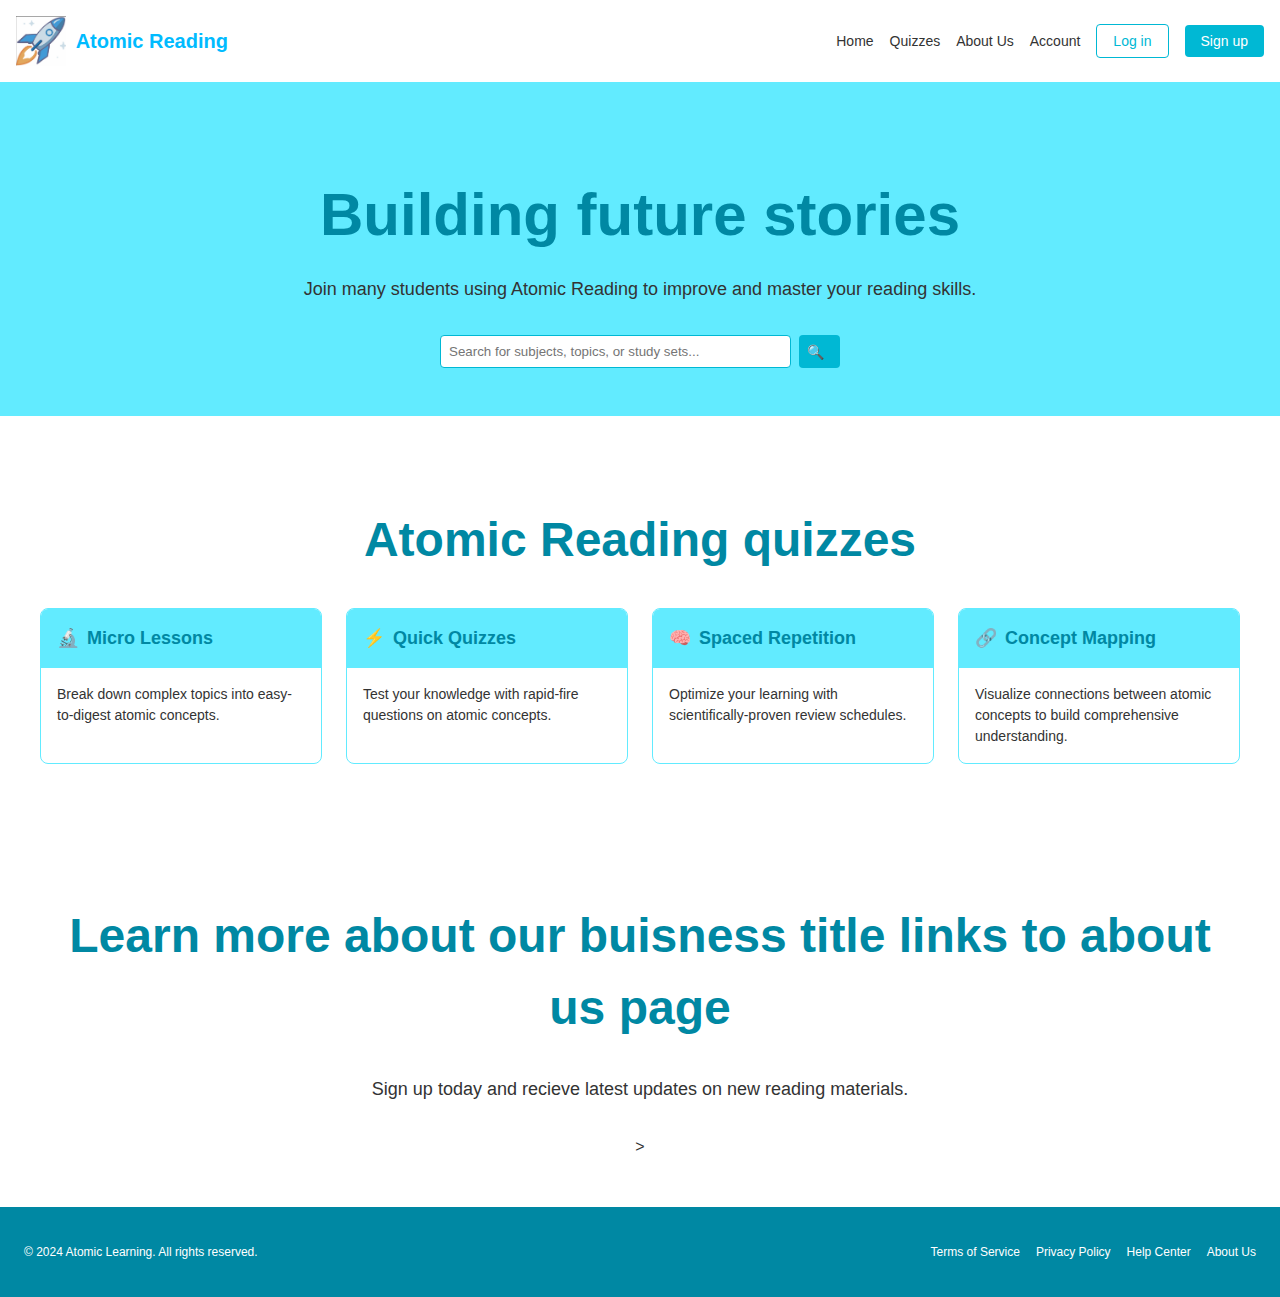
<file: index.html>
<!DOCTYPE html>
<html lang="en">
<head>
    <meta charset="UTF-8">
    <meta name="viewport" content="width=device-width, initial-scale=1.0">
    <title>Atomic Learning - Break Down Knowledge, Build Up Success</title>
    <link rel="stylesheet" href="styles.css">
</head>
<body>
    <div class="flex-col min-h-screen">
        <header class="header">
            <a href="index.html" class="logo">
                <img src="logo.png" alt="Atomic Reading Logo" class="logo-img">
                <span class="logo-text">Atomic Reading</span>
            </a>
            
            <nav class="main-nav">
                <a href="#" class="nav-link">Home</a>
                <a href="quizes.html" class="nav-link">Quizzes</a>
                <a href="about.html" class="nav-link">About Us</a>
                <a href="account.html" class="nav-link">Account</a>
                <button class="btn btn-outline">Log in</button>
                <button class="btn btn-primary">Sign up</button>
            </nav>
        </header>
        <main class="flex-1">
            <section class="hero">
                <div class="container">
                    <div class="text-center">
                        <h1 class="hero-title">Building future stories</h1>
                        <p class="hero-description">
                            Join many students using Atomic Reading to improve and master your reading skills. 
                        </p>
                        <div class="search-container">
                            <form class="search-form">
                                <input type="search" class="search-input" placeholder="Search for subjects, topics, or study sets...">
                                <button type="submit" class="btn btn-primary search-btn">
                                    <span class="icon">🔍</span>
                                    <span class="sr-only">Search</span>
                                </button>
                            </form>
                        </div>
                    </div>
                </div>
            </section>
            <section class="study-tools">
                <div class="container">
                    <h2 class="section-title"> Atomic Reading quizzes</h2>
                    <div class="card-grid">
                        <div class="card">
                            <div class="card-header">
                                <h3 class="card-title"><span class="icon">🔬</span> Micro Lessons</h3>
                            </div>
                            <div class="card-content">
                                <p>Break down complex topics into easy-to-digest atomic concepts.</p>
                            </div>
                        </div>
                        <div class="card">
                            <div class="card-header">
                                <h3 class="card-title"><span class="icon">⚡</span> Quick Quizzes</h3>
                            </div>
                            <div class="card-content">
                                <p>Test your knowledge with rapid-fire questions on atomic concepts.</p>
                            </div>
                        </div>
                        <div class="card">
                            <div class="card-header">
                                <h3 class="card-title"><span class="icon">🧠</span> Spaced Repetition</h3>
                            </div>
                            <div class="card-content">
                                <p>Optimize your learning with scientifically-proven review schedules.</p>
                            </div>
                        </div>
                        <div class="card">
                            <div class="card-header">
                                <h3 class="card-title"><span class="icon">🔗</span> Concept Mapping</h3>
                            </div>
                            <div class="card-content">
                                <p>Visualize connections between atomic concepts to build comprehensive understanding.</p>
                            </div>
                        </div>
                    </div>
                </div>
            </section>
            <section class="create-materials">
                <div class="container">
                    <div class="text-center">
                        <h2 class="section-title">Learn more about our buisness title links to about us page</h2>
                        <p class="section-description">
                            Sign up today and recieve latest updates on new reading materials.
                        </p>
                        >
                    </div>
                </div>
            </section>
        </main>
        <footer class="footer">
            <p class="copyright">© 2024 Atomic Learning. All rights reserved.</p>
            <nav class="footer-nav">
                <a href="#" class="footer-link">Terms of Service</a>
                <a href="#" class="footer-link">Privacy Policy</a>
                <a href="#" class="footer-link">Help Center</a>
                <a href="#" class="footer-link">About Us</a>
            </nav>
        </footer>
    </div>
</body>
</html>
</file>
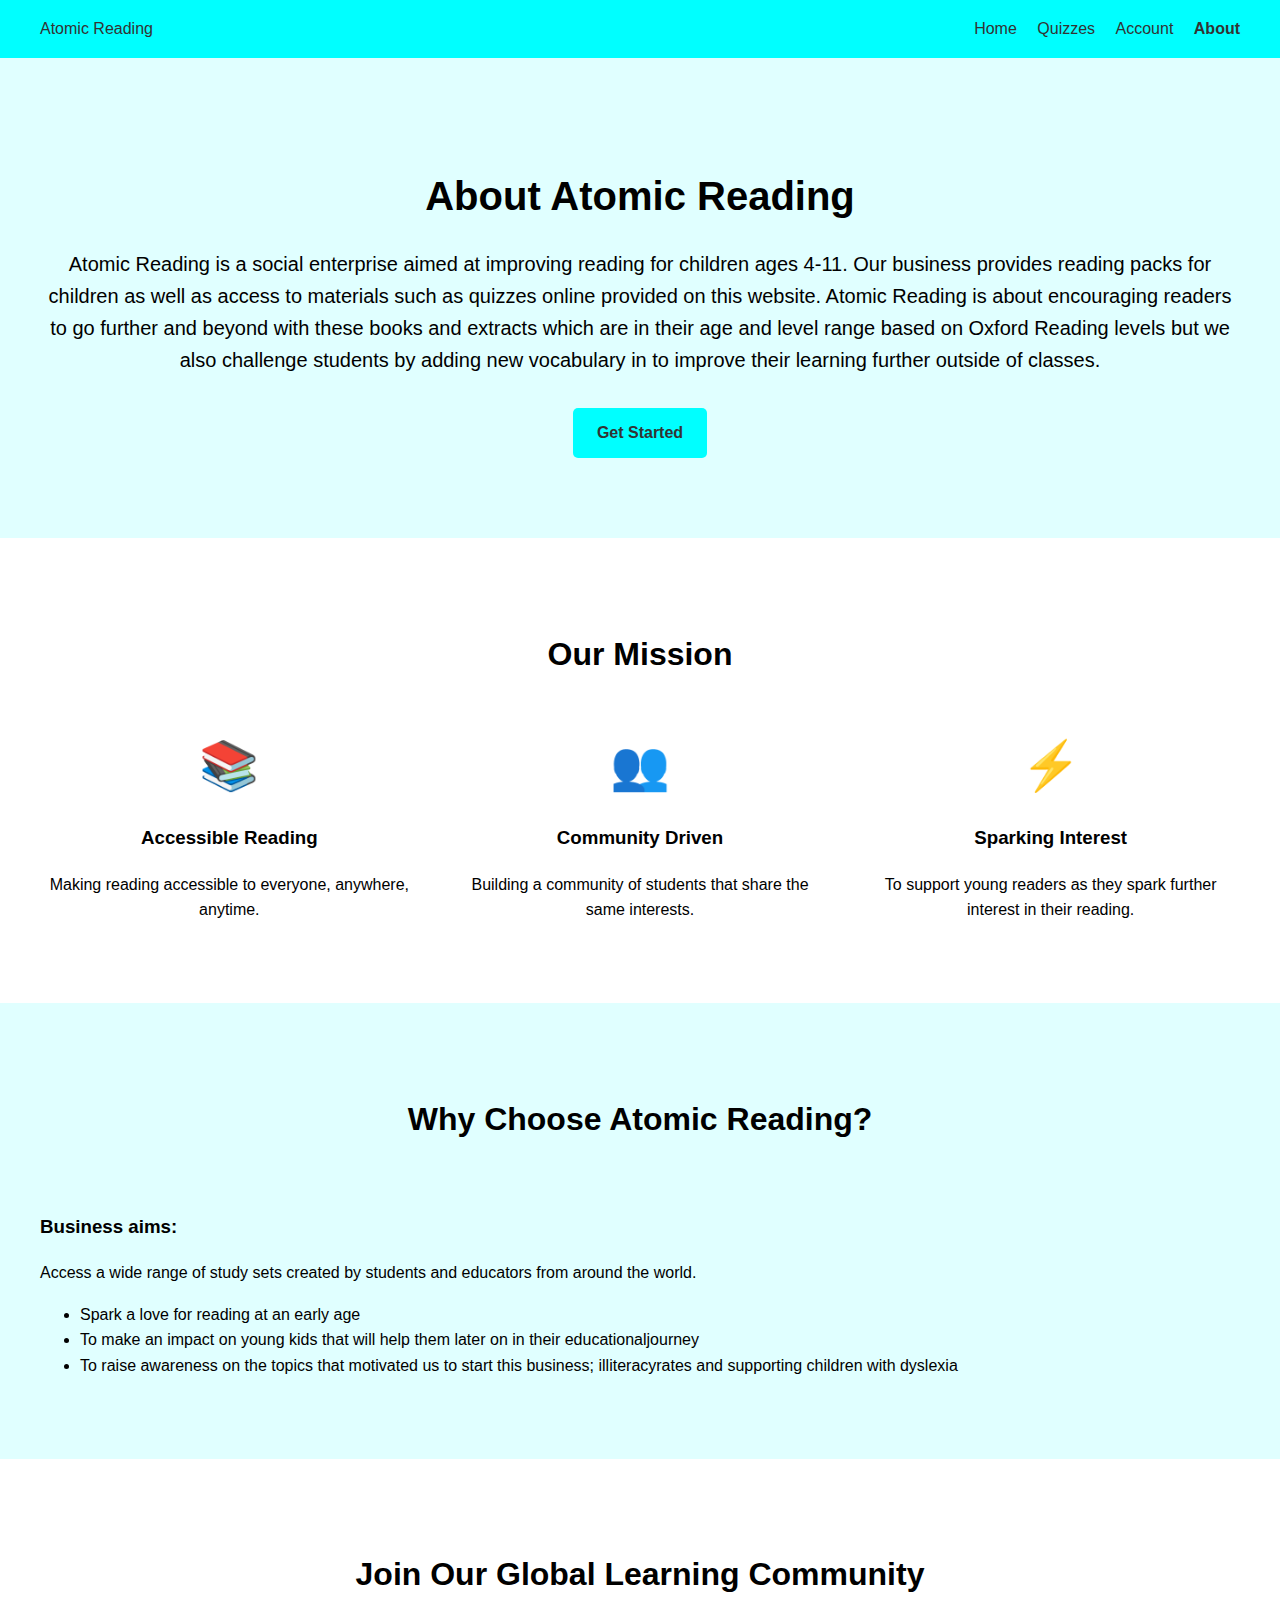
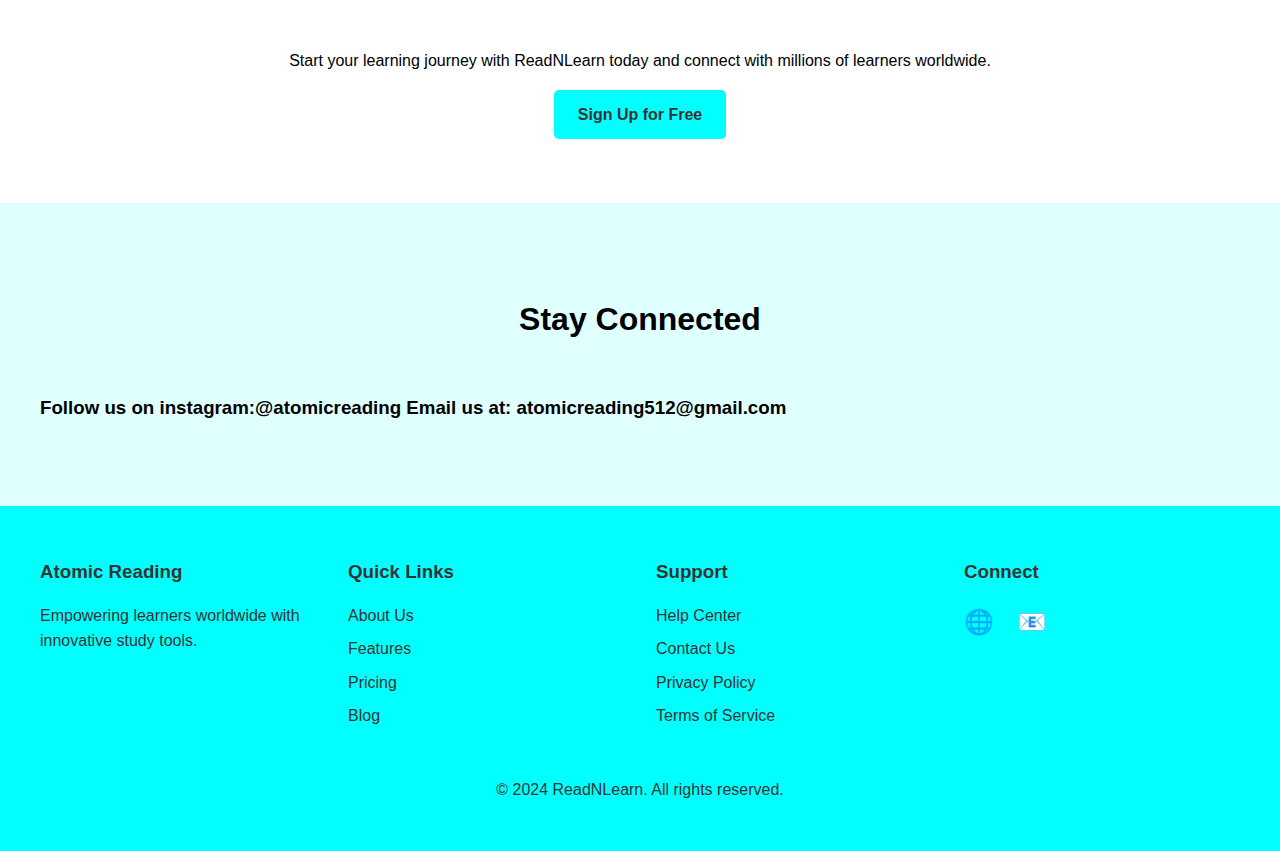
<file: about.html>
<!DOCTYPE html>
<html lang="en">
<head>
    <meta charset="UTF-8">
    <meta name="viewport" content="width=device-width, initial-scale=1.0">
    <title>About Us - Atomic Learning</title>
    <style>
        body {
            font-family: Arial, sans-serif;
            margin: 0;
            padding: 0;
            line-height: 1.6;
        }
        .container {
            max-width: 1200px;
            margin: 0 auto;
            padding: 0 20px;
        }
        header {
            background-color: #00FFFF;
            color: #333;
            padding: 1rem 0;
        }
        header .container {
            display: flex;
            justify-content: space-between;
            align-items: center;
        }
        header a {
            color: #333;
            text-decoration: none;
        }
        nav a {
            margin-left: 1rem;
        }
        nav a:hover {
            text-decoration: underline;
        }
        .hero {
            background-color: #E0FFFF;
            padding: 5rem 0;
            text-align: center;
        }
        .hero h1 {
            font-size: 2.5rem;
            margin-bottom: 1rem;
        }
        .hero p {
            font-size: 1.25rem;
            margin-bottom: 2rem;
        }
        .btn {
            display: inline-block;
            background-color: #00FFFF;
            color: #333;
            padding: 0.75rem 1.5rem;
            text-decoration: none;
            border-radius: 5px;
            font-weight: bold;
        }
        .features {
            padding: 4rem 0;
        }
        .features h2, .why-choose h2, .join h2, .newsletter h2 {
            text-align: center;
            font-size: 2rem;
            margin-bottom: 3rem;
        }
        .feature-grid {
            display: grid;
            grid-template-columns: repeat(auto-fit, minmax(250px, 1fr));
            gap: 2rem;
        }
        .feature {
            text-align: center;
        }
        .feature-icon {
            font-size: 3rem;
            color: #00FFFF;
            margin-bottom: 1rem;
        }
        .why-choose {
            background-color: #E0FFFF;
            padding: 4rem 0;
        }
        .why-choose-grid {
            display: grid;
            grid-template-columns: repeat(auto-fit, minmax(300px, 1fr));
            gap: 2rem;
        }
        .join {
            padding: 4rem 0;
            text-align: center;
        }
        .newsletter {
            background-color: #E0FFFF;
            padding: 4rem 0;
        }
        .newsletter form {
            display: flex;
            max-width: 500px;
            margin: 0 auto;
        }
        .newsletter input[type="email"] {
            flex-grow: 1;
            padding: 0.5rem;
            font-size: 1rem;
        }
        footer {
            background-color: #00FFFF;
            color: #333;
            padding: 2rem 0;
        }
        .footer-grid {
            display: grid;
            grid-template-columns: repeat(auto-fit, minmax(200px, 1fr));
            gap: 2rem;
        }
        .footer-section h3 {
            margin-bottom: 1rem;
        }
        .footer-section ul {
            list-style-type: none;
            padding: 0;
        }
        .footer-section li {
            margin-bottom: 0.5rem;
        }
        .footer-section a {
            color: #333;
            text-decoration: none;
        }
        .footer-section a:hover {
            text-decoration: underline;
        }
        .social-icons {
            font-size: 1.5rem;
        }
        .social-icons a {
            margin-right: 1rem;
        }
        .copyright {
            text-align: center;
            margin-top: 2rem;
        }
    </style>
</head>
<body>
    <header>
        <div class="container">
            <a href="/" class="logo">Atomic Reading</a>
            <nav>
                <a href="index.html">Home</a>
                <a href="quizes.html">Quizzes</a>
                <a href="account.html">Account</a>
                <a href="about.html"><strong>About</strong></a>
            </nav>
        </div>
    </header>

    <main>
        <section class="hero">
            <div class="container">
                <h1>About Atomic Reading</h1>
                <p> Atomic Reading is a social enterprise aimed at improving reading for children ages 4-11. Our
                    business provides reading packs for children as well as access to materials such as quizzes
                    online provided on this website. Atomic Reading is about encouraging readers to go further
                    and beyond with these books and extracts which are in their age and level range based on
                    Oxford Reading levels but we also challenge students by adding new vocabulary in to improve
                    their learning further outside of classes.</p>
                <a href="#" class="btn">Get Started</a>
            </div>
        </section>

        <section class="features">
            <div class="container">
                <h2>Our Mission</h2>
                <div class="feature-grid">
                    <div class="feature">
                        <div class="feature-icon">📚</div>
                        <h3>Accessible Reading</h3>
                        <p>Making reading accessible to everyone, anywhere, anytime.</p>
                    </div>
                    <div class="feature">
                        <div class="feature-icon">👥</div>
                        <h3>Community Driven</h3>
                        <p>Building a community of students that share the same
                            interests.</p>
                    </div>
                    <div class="feature">
                        <div class="feature-icon">⚡</div>
                        <h3>Sparking Interest</h3>
                        <p>To support young readers as they spark further interest in their reading. </p>
                    </div>
                </div>
            </div>
        </section>

        <section class="why-choose">
            <div class="container">
                <h2>Why Choose Atomic Reading?</h2>
                <div class="why-choose-grid">
                    <div>
                        <h3> Business aims:</h3>
                        <p>Access a wide range of study sets created by students and educators from around the world.</p>
                        <ul>
                            <li>Spark a love for reading at an early age</li>
                            <li>To make an impact on young kids that will help them later on in their educationaljourney</li>
                            <li>To raise awareness on the topics that motivated us to start this business; illiteracyrates and supporting children with dyslexia</li>
                        </ul>
                    </div>
                </div>
            </div>
        </section>

        <section class="join">
            <div class="container">
                <h2>Join Our Global Learning Community</h2>
                <p>Start your learning journey with ReadNLearn today and connect with millions of learners worldwide.</p>
                <a href="#" class="btn">Sign Up for Free</a>
            </div>
        </section>

        <section class="newsletter">
            <div class="container">
                <h2>Stay Connected</h2>
                <h3>Follow us on instagram:@atomicreading Email us at: atomicreading512@gmail.com</h3>
            </div>
        </section>
    </main>

    <footer>
        <div class="container">
            <div class="footer-grid">
                <div class="footer-section">
                    <h3>Atomic Reading</h3>
                    <p>Empowering learners worldwide with innovative study tools.</p>
                </div>
                <div class="footer-section">
                    <h3>Quick Links</h3>
                    <ul>
                        <li><a href="/about">About Us</a></li>
                        <li><a href="/features">Features</a></li>
                        <li><a href="/pricing">Pricing</a></li>
                        <li><a href="/blog">Blog</a></li>
                    </ul>
                </div>
                <div class="footer-section">
                    <h3>Support</h3>
                    <ul>
                        <li><a href="/help">Help Center</a></li>
                        <li><a href="/contact">Contact Us</a></li>
                        <li><a href="/privacy">Privacy Policy</a></li>
                        <li><a href="/terms">Terms of Service</a></li>
                    </ul>
                </div>
                <div class="footer-section">
                    <h3>Connect</h3>
                    <div class="social-icons">
                        <a href="#" aria-label="Website">🌐</a>
                        <a href="#" aria-label="Email">📧</a>
                    </div>
                </div>
            </div>
            <div class="copyright">
                <p>&copy; 2024 ReadNLearn. All rights reserved.</p>
            </div>
        </div>
    </footer>
</body>
</html>
</file>
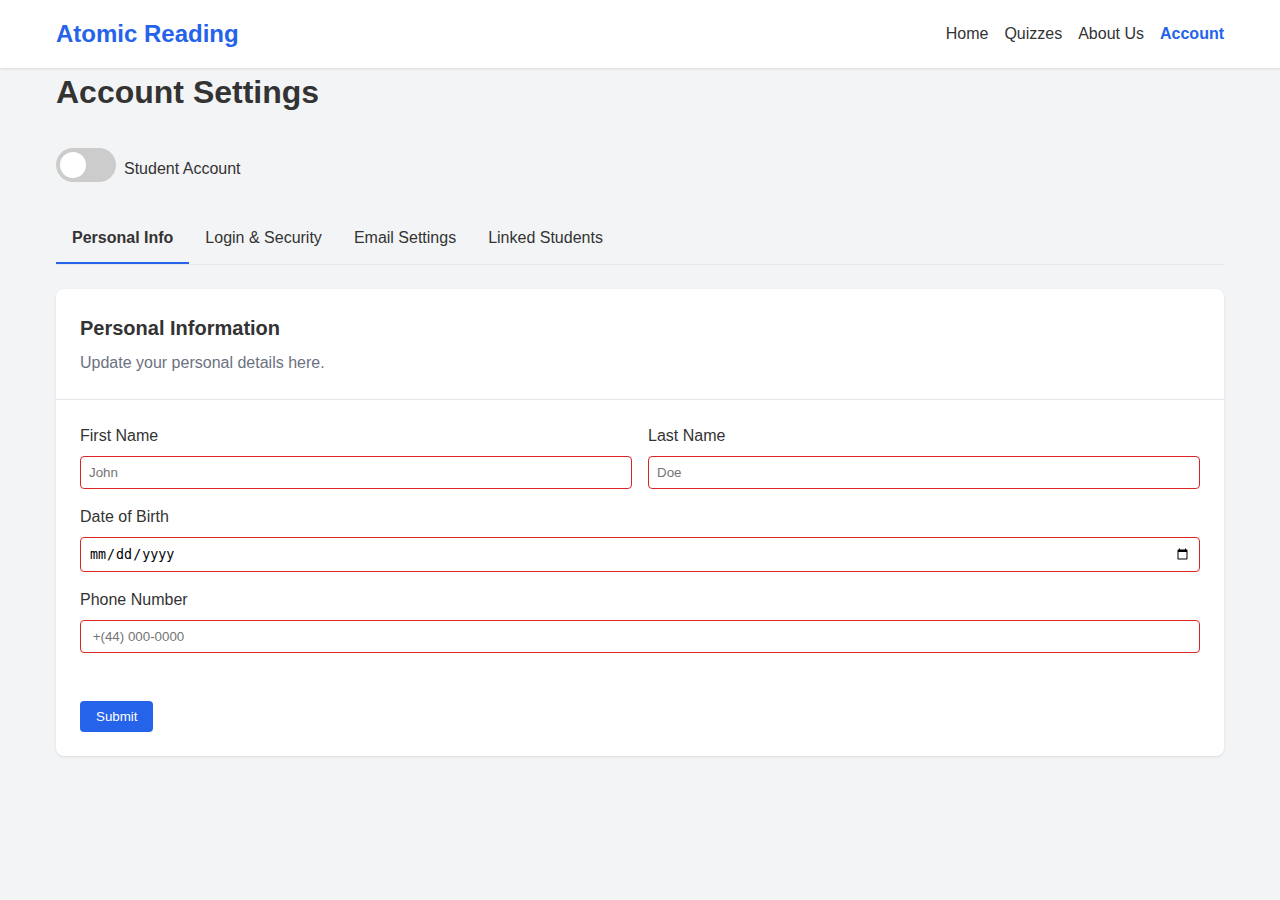
<file: account.html>
<!DOCTYPE html>
<html lang="en">
<head>
    <meta charset="UTF-8">
    <meta name="viewport" content="width=device-width, initial-scale=1.0">
    <title>Account Settings - AtomicReading</title>
    <style>
        /* Reset and base styles */
        * {
            margin: 0;
            padding: 0;
            box-sizing: border-box;
        }
        body {
            font-family: -apple-system, BlinkMacSystemFont, "Segoe UI", Roboto, "Helvetica Neue", Arial, sans-serif;
            line-height: 1.5;
            color: #333;
            background-color: #f3f4f6;
        }
        a {
            color: inherit;
            text-decoration: none;
        }

        /* Layout */
        .container {
            max-width: 1200px;
            margin: 0 auto;
            padding: 0 1rem;
        }
        .header {
            background-color: #fff;
            box-shadow: 0 1px 3px 0 rgba(0, 0, 0, 0.1);
            padding: 1rem 0;
        }
        .header-content {
            display: flex;
            justify-content: space-between;
            align-items: center;
        }
        .logo {
            font-size: 1.5rem;
            font-weight: bold;
            color: #2563eb;
        }
        .nav ul {
            display: flex;
            list-style: none;
            gap: 1rem;
        }
        .nav a:hover {
            color: #2563eb;
        }
        main {
            padding: 2rem 0;
        }

        /* Components */
        .card {
            background-color: #fff;
            border-radius: 0.5rem;
            box-shadow: 0 1px 3px 0 rgba(0, 0, 0, 0.1);
            margin-bottom: 1.5rem;
        }
        .card-header {
            padding: 1.5rem;
            border-bottom: 1px solid #e5e7eb;
        }
        .card-title {
            font-size: 1.25rem;
            font-weight: bold;
            margin-bottom: 0.5rem;
        }
        .card-description {
            color: #6b7280;
        }
        .card-content {
            padding: 1.5rem;
        }
        .form-group {
            margin-bottom: 1rem;
            position: relative;
        }
        label {
            display: block;
            margin-bottom: 0.5rem;
            font-weight: 500;
        }
        input[type="text"],
        input[type="email"],
        input[type="password"],
        input[type="date"],
        input[type="tel"] {
            width: 100%;
            padding: 0.5rem;
            border: 1px solid #d1d5db;
            border-radius: 0.25rem;
        }
        input:invalid {
            border-color: #dc2626;
        }
        .error-message {
            color: #dc2626;
            font-size: 0.875rem;
            margin-top: 0.25rem;
            display: none;
        }
        .form-message {
            margin-bottom: 1rem;
            padding: 0.5rem;
            border-radius: 0.25rem;
        }
        .form-message.success {
            background-color: #d1fae5;
            color: #065f46;
        }
        .form-message.error {
            background-color: #fee2e2;
            color: #991b1b;
        }
        .btn {
            display: inline-block;
            padding: 0.5rem 1rem;
            background-color: #2563eb;
            color: #fff;
            border: none;
            border-radius: 0.25rem;
            cursor: pointer;
        }
        .btn:hover {
            background-color: #1d4ed8;
        }
        .btn:disabled {
            background-color: #93c5fd;
            cursor: not-allowed;
        }
        .tabs {
            display: flex;
            border-bottom: 1px solid #e5e7eb;
            margin-bottom: 1.5rem;
        }
        .tab {
            padding: 0.75rem 1rem;
            cursor: pointer;
        }
        .tab.active {
            border-bottom: 2px solid #2563eb;
            font-weight: bold;
        }
        .tab-content {
            display: none;
        }
        .tab-content.active {
            display: block;
        }
        .switch {
            position: relative;
            display: inline-block;
            width: 60px;
            height: 34px;
        }
        .switch input {
            opacity: 0;
            width: 0;
            height: 0;
        }
        .slider {
            position: absolute;
            cursor: pointer;
            top: 0;
            left: 0;
            right: 0;
            bottom: 0;
            background-color: #ccc;
            transition: .4s;
            border-radius: 34px;
        }
        .slider:before {
            position: absolute;
            content: "";
            height: 26px;
            width: 26px;
            left: 4px;
            bottom: 4px;
            background-color: white;
            transition: .4s;
            border-radius: 50%;
        }
        input:checked + .slider {
            background-color: #2563eb;
        }
        input:checked + .slider:before {
            transform: translateX(26px);
        }
        .grid {
            display: grid;
            grid-template-columns: repeat(2, 1fr);
            gap: 1rem;
        }
    </style>
</head>
<body>
    <header class="header">
        <div class="container header-content">
            <a href="/" class="logo">Atomic Reading</a>
            <nav class="nav">
                <ul>
                    <li><a href="index.html">Home</a></li>
                    <li><a href="quizes.html">Quizzes</a></li>
                    <li><a href="about.html">About Us</a></li>
                    <li><a href="account.html" style="color: #2563eb; font-weight: 600;">Account</a></li>
                </ul>
            </nav>
        </div>
    </header>

    <main class="container">
        <h1 style="font-size: 2rem; font-weight: bold; margin-bottom: 2rem;">Account Settings</h1>

        <div style="margin-bottom: 1.5rem; display: flex; align-items: center;">
            <label class="switch">
                <input type="checkbox" id="account-type">
                <span class="slider"></span>
            </label>
            <span id="account-type-label" style="margin-left: 0.5rem;">Student Account</span>
        </div>

        <div class="tabs">
            <div class="tab active" data-tab="personal">Personal Info</div>
            <div class="tab" data-tab="login">Login &amp; Security</div>
            <div class="tab" data-tab="email">Email Settings</div>
            <div class="tab" data-tab="linked">Linked Students</div>
        </div>

        <div id="personal" class="tab-content active">
            <div class="card">
                <div class="card-header">
                    <h2 class="card-title">Personal Information</h2>
                    <p class="card-description">Update your personal details here.</p>
                </div>
                <div class="card-content">
                    <form id="personal-info-form" name="submit-to-google-sheet" novalidate>
                        <div class="grid">
                            <div class="form-group">
                                <label for="first-name">First Name</label>
                                <input type="text" id="first-name" name="First Name" placeholder="John" required minlength="2" maxlength="50">
                                <div class="error-message"></div>
                            </div>
                            <div class="form-group">
                                <label for="last-name">Last Name</label>
                                <input type="text" id="last-name" name="Last Name" placeholder="Doe" required minlength="2" maxlength="50">
                                <div class="error-message"></div>
                            </div>
                        </div>
                        <div class="form-group">
                            <label for="date-of-birth">Date of Birth</label>
                            <input type="date" id="date-of-birth" name="Date of Birth" required>
                            <div class="error-message"></div>
                        </div>
                        <div class="form-group">
                            <label for="phone">Phone Number</label>
                            <input type="tel" id="phone" name="Phone" placeholder=" +(44) 000-0000" 
                                   pattern="^\+?[1-9]\d{1,14}$" required>
                            <div class="error-message"></div>
                        </div>
                        <div id="form-submission-message" class="form-message"></div>
                        <button type="submit" class="btn">Submit</button>
                    </form>
                </div>
            </div>
        </div>
    </main>

    <script>
        // Tab functionality
        document.querySelectorAll('.tab').forEach(tab => {
            tab.addEventListener('click', () => {
                document.querySelectorAll('.tab').forEach(t => t.classList.remove('active'));
                document.querySelectorAll('.tab-content').forEach(c => c.classList.remove('active'));
                tab.classList.add('active');
                document.getElementById(tab.dataset.tab).classList.add('active');
            });
        });

        // Toggle account type
        const accountTypeSwitch = document.getElementById('account-type');
        const accountTypeLabel = document.getElementById('account-type-label');
        accountTypeSwitch.addEventListener('change', () => {
            accountTypeLabel.textContent = accountTypeSwitch.checked ? 'Parent Account' : 'Student Account';
            document.querySelector('.tab[data-tab="linked"]').textContent = accountTypeSwitch.checked ? 'Linked Students' : 'Linked Parents';
        });

        // Form validation and submission
        const form = document.getElementById('personal-info-form');
        const formMessage = document.getElementById('form-submission-message');
        const inputs = form.querySelectorAll('input[required]');

        // Show error messages
        function showError(input, message) {
            const errorElement = input.nextElementSibling;
            errorElement.textContent = message;
            errorElement.style.display = 'block';
            input.classList.add('invalid');
        }

        // Clear error messages
        function clearError(input) {
            const errorElement = input.nextElementSibling;
            errorElement.textContent = '';
            errorElement.style.display = 'none';
            input.classList.remove('invalid');
        }

        // Validate individual input
        function validateInput(input) {
            if (input.validity.valueMissing) {
                showError(input, 'This field is required');
                return false;
            }
            
            if (input.validity.tooShort) {
                showError(input, `Minimum length is ${input.minLength} characters`);
                return false;
            }
            
            if (input.validity.patternMismatch) {
                showError(input, 'Please enter a valid phone number');
                return false;
            }
            
            clearError(input);
            return true;
        }

        // Add event listeners for live validation
        inputs.forEach(input => {
            input.addEventListener('input', () => validateInput(input));
            input.addEventListener('blur', () => validateInput(input));
        });

        // Form submission
        form.addEventListener('submit', e => {
            e.preventDefault();
            
            // Validate all inputs
            let isValid = true;
            inputs.forEach(input => {
                if (!validateInput(input)) {
                    isValid = false;
                }
            });
            
            // If form is valid, submit to Google Sheets
            if (isValid) {
                const submitButton = form.querySelector('button[type="submit"]');
                submitButton.disabled = true;
                submitButton.textContent = 'Submitting...';
                
                const scriptURL = 'https://script.google.com/macros/s/AKfycbx9AzinfWtzTwS6s5JUB3GPX86xlj1u_b3QCsczTqZ18dTw-72KeKoFuTVjxFlEJ2EL/exec';
                
                fetch(scriptURL, { 
                    method: 'POST', 
                    body: new FormData(form)
                })
                .then(response => {
                    formMessage.textContent = 'Form submitted successfully!';
                    formMessage.className = 'form-message success';
                    form.reset();
                })
                .catch(error => {
                    formMessage.textContent = 'Error submitting form. Please try again.';
                    formMessage.className = 'form-message error';
                })
                .finally(() => {
                    submitButton.disabled = false;
                    submitButton.textContent = 'Submit';
                });
            }
        });
    </script>
</body>
</html>
</file>
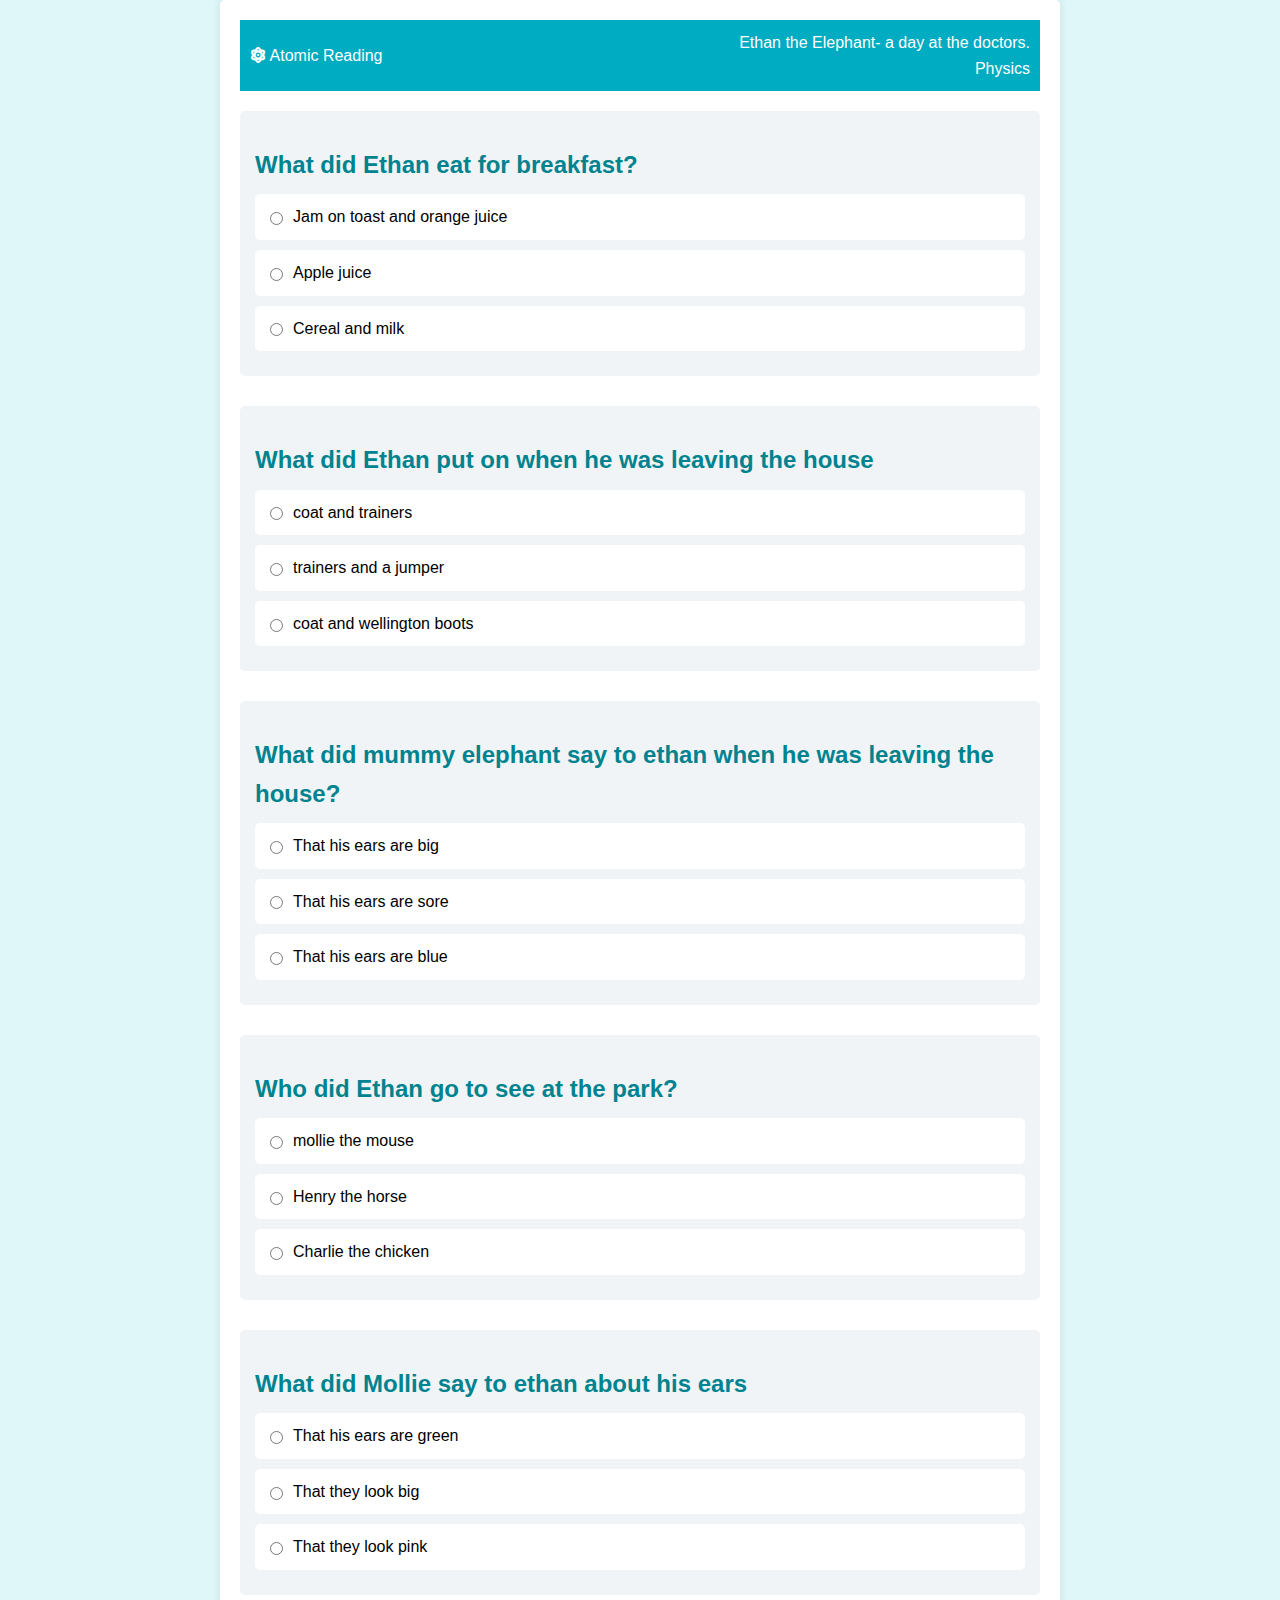
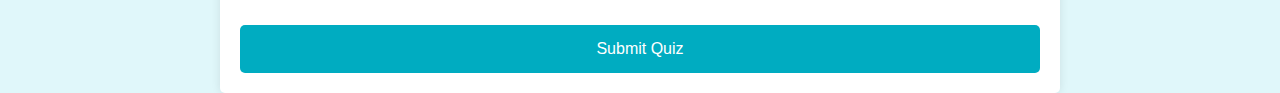
<file: quiz1.html>
<!DOCTYPE html>
<html lang="en">
<head>
    <meta charset="UTF-8">
    <meta name="viewport" content="width=device-width, initial-scale=1.0">
    <title>Ethan the Elephant- a day at the doctors</title>
    <link rel="stylesheet" href="https://cdnjs.cloudflare.com/ajax/libs/font-awesome/6.4.0/css/all.min.css">
    <style>
        body {
            font-family: Arial, sans-serif;
            line-height: 1.6;
            margin: 0;
            padding: 0;
            background-color: #e0f7fa;
        }

        .container {
            width: 90%;
            max-width: 800px;
            margin: 0 auto;
            padding: 20px;
            background-color: #fff;
            border-radius: 5px;
            box-shadow: 0 0 10px rgba(0, 0, 0, 0.1);
        }

        header {
            display: flex;
            justify-content: space-between;
            align-items: center;
            margin-bottom: 20px;
            padding: 10px;
            background-color: #00acc1;
            color: white;
        }

        .quiz-details {
            text-align: right;
        }

        h1 {
            text-align: center;
            color: #006064;
            margin-bottom: 20px;
        }

        .question {
            margin-bottom: 30px;
            background-color: #f0f4f6;
            padding: 15px;
            border-radius: 5px;
        }

        h2 {
            color: #00838f;
            margin-bottom: 10px;
        }

        .options {
            display: flex;
            flex-direction: column;
        }

        label {
            display: flex;
            align-items: center;
            margin-bottom: 10px;
            cursor: pointer;
            padding: 10px;
            background-color: #fff;
            border-radius: 5px;
            transition: background-color 0.3s ease;
        }

        label:hover {
            background-color: #e0f7fa;
        }

        input[type="radio"] {
            margin-right: 10px;
        }

        button {
            display: block;
            width: 100%;
            padding: 15px;
            background-color: #00acc1;
            color: #fff;
            border: none;
            border-radius: 5px;
            font-size: 16px;
            cursor: pointer;
            transition: background-color 0.3s ease;
            margin-top: 20px;
        }

        button:hover {
            background-color: #0288d1;
        }

        .feedback {
            margin-top: 20px;
            padding: 15px;
            border-radius: 5px;
        }

        .correct {
            background-color: #e8f5e9;
            color: #2e7d32;
        }

        .incorrect {
            background-color: #ffebee;
            color: #c62828;
        }
    </style>
</head>
<body>
    <div class="container">
        <header>
            <div class="logo">
                <i class="fas fa-atom"></i> Atomic Reading
            </div>
            <div class="quiz-details">
                <span id="quiz-name"></span>
                <br>
                <span id="quiz-category"></span>
            </div>
        </header>

        <form id="quiz-form">
            <div class="question">
                <h2> What did Ethan eat for breakfast?</h2>
                <div class="options">
                    <label>
                        <input type="radio" name="q1" value="a">
                        Jam on toast and orange juice
                    </label>
                    <label>
                        <input type="radio" name="q1" value="b">
                        Apple juice
                    </label>
                    <label>
                        <input type="radio" name="q1" value="c">
                        Cereal and milk
                    </label>
                </div>
            </div>
            
            <div class="question">
                <h2>What did Ethan put on when he was leaving the house</h2>
                <div class="options">
                    <label>
                        <input type="radio" name="q2" value="a">
                        coat and trainers
                    </label>
                    <label>
                        <input type="radio" name="q2" value="b">
                        trainers and a jumper
                    </label>
                    <label>
                        <input type="radio" name="q2" value="c">
                        coat and wellington boots
                    </label>
                </div>
            </div>
            
            <div class="question">
                <h2>What did mummy elephant say to ethan when he was leaving the house?</h2>
                <div class="options">
                    <label>
                        <input type="radio" name="q3" value="a">
                        That his ears are big
                    </label>
                    <label>
                        <input type="radio" name="q3" value="b">
                        That his ears are sore
                    </label>
                    <label>
                        <input type="radio" name="q3" value="c">
                        That his ears are blue
                    </label>
                </div>
            </div>
            
            <div class="question">
                <h2>Who did Ethan go to see at the park?</h2>
                <div class="options">
                    <label>
                        <input type="radio" name="q4" value="a">
                        mollie the mouse
                    </label>
                    <label>
                        <input type="radio" name="q4" value="b">
                        Henry the horse
                    </label>
                    <label>
                        <input type="radio" name="q4" value="c">
                        Charlie the chicken
                    </label>
                </div>
            </div>
            
            <div class="question">
                <h2>What did Mollie say to ethan about his ears</h2>
                <div class="options">
                    <label>
                        <input type="radio" name="q5" value="a">
                        That his ears are green
                    </label>
                    <label>
                        <input type="radio" name="q5" value="b">
                        That they look big
                    </label>
                    <label>
                        <input type="radio" name="q5" value="c">
                        That they look pink
                    </label>
                </div>
            </div>
            
            <button type="submit">Submit Quiz</button>
        </form>

        <div id="results" style="display: none;">
            <h2>Quiz Results</h2>
            <p id="score-text"></p>
            <div id="feedback"></div>
        </div>
    </div>

    <script>
        // Correct answers
        const correctAnswers = {
            'q1': 'a',
            'q2': 'c',
            'q3': 'b',
            'q4': 'a',
            'q5': 'b'
        };

        // Retrieve and set quiz title and category from localStorage
        document.addEventListener('DOMContentLoaded', () => {
            const quizTitle = localStorage.getItem('quizTitle') || 'Ethan the Elephant- a day at the doctors.';
            const quizCategory = localStorage.getItem('quizCategory') || 'Physics';
            
            document.getElementById('quiz-name').textContent = quizTitle;
            document.getElementById('quiz-category').textContent = quizCategory;
        });

        document.getElementById('quiz-form').addEventListener('submit', function(e) {
            e.preventDefault();
            
            let score = 0;
            let feedback = [];
            
            // Check each question
            for (let i = 1; i <= 5; i++) {
                const questionKey = `q${i}`;
                const selectedAnswer = document.querySelector(`input[name="${questionKey}"]:checked`);
                
                if (!selectedAnswer) {
                    alert('Please answer all questions!');
                    return;
                }
                
                if (selectedAnswer.value === correctAnswers[questionKey]) {
                    score++;
                    feedback.push({
                        question: document.querySelector(`input[name="${questionKey}"]`).closest('.question').querySelector('h2').textContent,
                        isCorrect: true
                    });
                } else {
                    feedback.push({
                        question: document.querySelector(`input[name="${questionKey}"]`).closest('.question').querySelector('h2').textContent,
                        isCorrect: false
                    });
                }
            }
            
            // Display results
            const resultsDiv = document.getElementById('results');
            const scoreText = document.getElementById('score-text');
            const feedbackDiv = document.getElementById('feedback');
            
            scoreText.textContent = `You scored ${score} out of 5`;
            
            // Clear previous feedback
            feedbackDiv.innerHTML = '';
            
            // Show detailed feedback
            feedback.forEach(item => {
                const feedbackItem = document.createElement('div');
                feedbackItem.classList.add('feedback', item.isCorrect ? 'correct' : 'incorrect');
                feedbackItem.textContent = `${item.question}: ${item.isCorrect ? 'Correct' : 'Incorrect'}`;
                feedbackDiv.appendChild(feedbackItem);
            });
            
            // Hide quiz form, show results
            document.getElementById('quiz-form').style.display = 'none';
            resultsDiv.style.display = 'block';
        });
    </script>
</body>
</html>
</file>
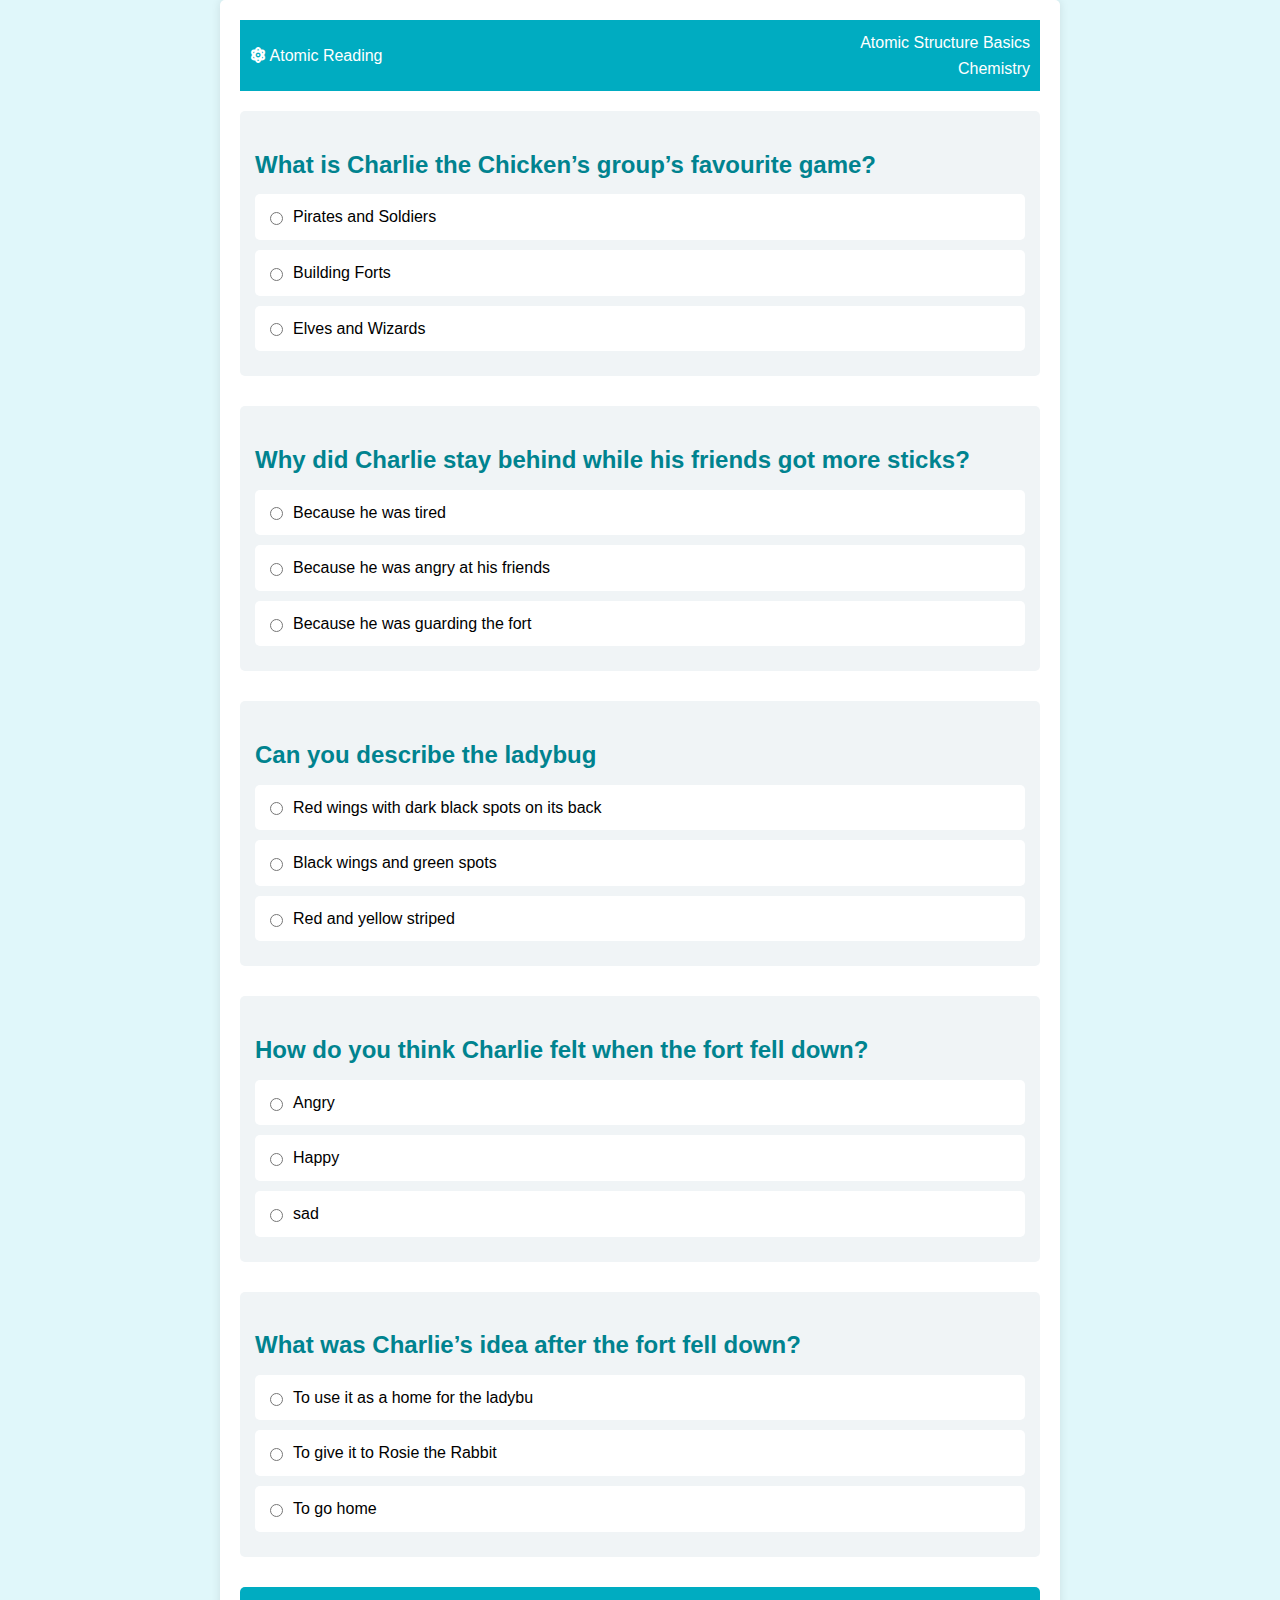
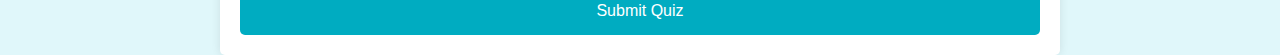
<file: quiz2.html>
<!DOCTYPE html>
<html lang="en">
<head>
    <meta charset="UTF-8">
    <meta name="viewport" content="width=device-width, initial-scale=1.0">
    <title>Atomic Structure Basics Quiz</title>
    <link rel="stylesheet" href="https://cdnjs.cloudflare.com/ajax/libs/font-awesome/6.4.0/css/all.min.css">
    <style>
        body {
            font-family: Arial, sans-serif;
            line-height: 1.6;
            margin: 0;
            padding: 0;
            background-color: #e0f7fa;
        }

        .container {
            width: 90%;
            max-width: 800px;
            margin: 0 auto;
            padding: 20px;
            background-color: #fff;
            border-radius: 5px;
            box-shadow: 0 0 10px rgba(0, 0, 0, 0.1);
        }

        header {
            display: flex;
            justify-content: space-between;
            align-items: center;
            margin-bottom: 20px;
            padding: 10px;
            background-color: #00acc1;
            color: white;
        }

        .quiz-details {
            text-align: right;
        }

        h1 {
            text-align: center;
            color: #006064;
            margin-bottom: 20px;
        }

        .question {
            margin-bottom: 30px;
            background-color: #f0f4f6;
            padding: 15px;
            border-radius: 5px;
        }

        h2 {
            color: #00838f;
            margin-bottom: 10px;
        }

        .options {
            display: flex;
            flex-direction: column;
        }

        label {
            display: flex;
            align-items: center;
            margin-bottom: 10px;
            cursor: pointer;
            padding: 10px;
            background-color: #fff;
            border-radius: 5px;
            transition: background-color 0.3s ease;
        }

        label:hover {
            background-color: #e0f7fa;
        }

        input[type="radio"] {
            margin-right: 10px;
        }

        button {
            display: block;
            width: 100%;
            padding: 15px;
            background-color: #00acc1;
            color: #fff;
            border: none;
            border-radius: 5px;
            font-size: 16px;
            cursor: pointer;
            transition: background-color 0.3s ease;
            margin-top: 20px;
        }

        button:hover {
            background-color: #0288d1;
        }

        .feedback {
            margin-top: 20px;
            padding: 15px;
            border-radius: 5px;
        }

        .correct {
            background-color: #e8f5e9;
            color: #2e7d32;
        }

        .incorrect {
            background-color: #ffebee;
            color: #c62828;
        }
    </style>
</head>
<body>
    <div class="container">
        <header>
            <div class="logo">
                <i class="fas fa-atom"></i> Atomic Reading
            </div>
            <div class="quiz-details">
                <span id="quiz-name">Atomic Structure Basics</span>
                <br>
                <span id="quiz-category">Chemistry</span>
            </div>
        </header>

        <form id="quiz-form">
            <div class="question">
                <h2>What is Charlie the Chicken’s group’s favourite game?</h2>
                <div class="options">
                    <label>
                        <input type="radio" name="q1" value="a">
                        Pirates and Soldiers
                    </label>
                    <label>
                        <input type="radio" name="q1" value="b">
                        Building Forts
                    </label>
                    <label>
                        <input type="radio" name="q1" value="c">
                        Elves and Wizards
                    </label>
                </div>
            </div>
            
            <div class="question">
                <h2>Why did Charlie stay behind while his friends got more sticks?</h2>
                <div class="options">
                    <label>
                        <input type="radio" name="q2" value="a">
                        Because he was tired
                    </label>
                    <label>
                        <input type="radio" name="q2" value="b">
                        Because he was angry at his friends
                    </label>
                    <label>
                        <input type="radio" name="q2" value="c">
                        Because he was guarding the fort
                    </label>
                </div>
            </div>
            
            <div class="question">
                <h2>Can you describe the ladybug</h2>
                <div class="options">
                    <label>
                        <input type="radio" name="q3" value="a">
                        Red wings with dark black spots on its back
                    </label>
                    <label>
                        <input type="radio" name="q3" value="b">
                        Black wings and green spots
                    </label>
                    <label>
                        <input type="radio" name="q3" value="c">
                        Red and yellow striped
                    </label>
                </div>
            </div>
            
            <div class="question">
                <h2>How do you think Charlie felt when the fort fell down?</h2>
                <div class="options">
                    <label>
                        <input type="radio" name="q4" value="a">
                        Angry
                    </label>
                    <label>
                        <input type="radio" name="q4" value="b">
                        Happy
                    </label>
                    <label>
                        <input type="radio" name="q4" value="c">
                        sad
                    </label>
                </div>
            </div>
            
            <div class="question">
                <h2> What was Charlie’s idea after the fort fell down?</h2>
                <div class="options">
                    <label>
                        <input type="radio" name="q5" value="a">
                        To use it as a home for the ladybu
                    </label>
                    <label>
                        <input type="radio" name="q5" value="b">
                        To give it to Rosie the Rabbit
                    </label>
                    <label>
                        <input type="radio" name="q5" value="c">
                        To go home
                    </label>
                </div>
            </div>
            
            <button type="submit">Submit Quiz</button>
        </form>

        <div id="results" style="display: none;">
            <h2>Quiz Results</h2>
            <p id="score-text"></p>
            <div id="feedback"></div>
        </div>
    </div>

    <script>
        // Correct answers
        const correctAnswers = {
            'q1': 'b',
            'q2': 'c',
            'q3': 'a',
            'q4': 'c',
            'q5': 'a'
        };

        // Retrieve and set quiz title and category from localStorage
        document.addEventListener('DOMContentLoaded', () => {
            const quizTitle = localStorage.getItem('quizTitle') || 'Atomic Structure Basics';
            const quizCategory = localStorage.getItem('quizCategory') || 'Chemistry';
            
            document.getElementById('quiz-name').textContent = quizTitle;
            document.getElementById('quiz-category').textContent = quizCategory;
        });

        document.getElementById('quiz-form').addEventListener('submit', function(e) {
            e.preventDefault();
            
            let score = 0;
            let feedback = [];
            
            // Check each question
            for (let i = 1; i <= 5; i++) {
                const questionKey = `q${i}`;
                const selectedAnswer = document.querySelector(`input[name="${questionKey}"]:checked`);
                
                if (!selectedAnswer) {
                    alert('Please answer all questions!');
                    return;
                }
                
                if (selectedAnswer.value === correctAnswers[questionKey]) {
                    score++;
                    feedback.push({
                        question: document.querySelector(`input[name="${questionKey}"]`).closest('.question').querySelector('h2').textContent,
                        isCorrect: true
                    });
                } else {
                    feedback.push({
                        question: document.querySelector(`input[name="${questionKey}"]`).closest('.question').querySelector('h2').textContent,
                        isCorrect: false
                    });
                }
            }
            
            // Display results
            const resultsDiv = document.getElementById('results');
            const scoreText = document.getElementById('score-text');
            const feedbackDiv = document.getElementById('feedback');
            
            scoreText.textContent = `You scored ${score} out of 5`;
            
            // Clear previous feedback
            feedbackDiv.innerHTML = '';
            
            // Show detailed feedback
            feedback.forEach(item => {
                const feedbackItem = document.createElement('div');
                feedbackItem.classList.add('feedback', item.isCorrect ? 'correct' : 'incorrect');
                feedbackItem.textContent = `${item.question}: ${item.isCorrect ? 'Correct' : 'Incorrect'}`;
                feedbackDiv.appendChild(feedbackItem);
            });
            
            // Hide quiz form, show results
            document.getElementById('quiz-form').style.display = 'none';
            resultsDiv.style.display = 'block';
        });
    </script>
</body>
</html>
</file>
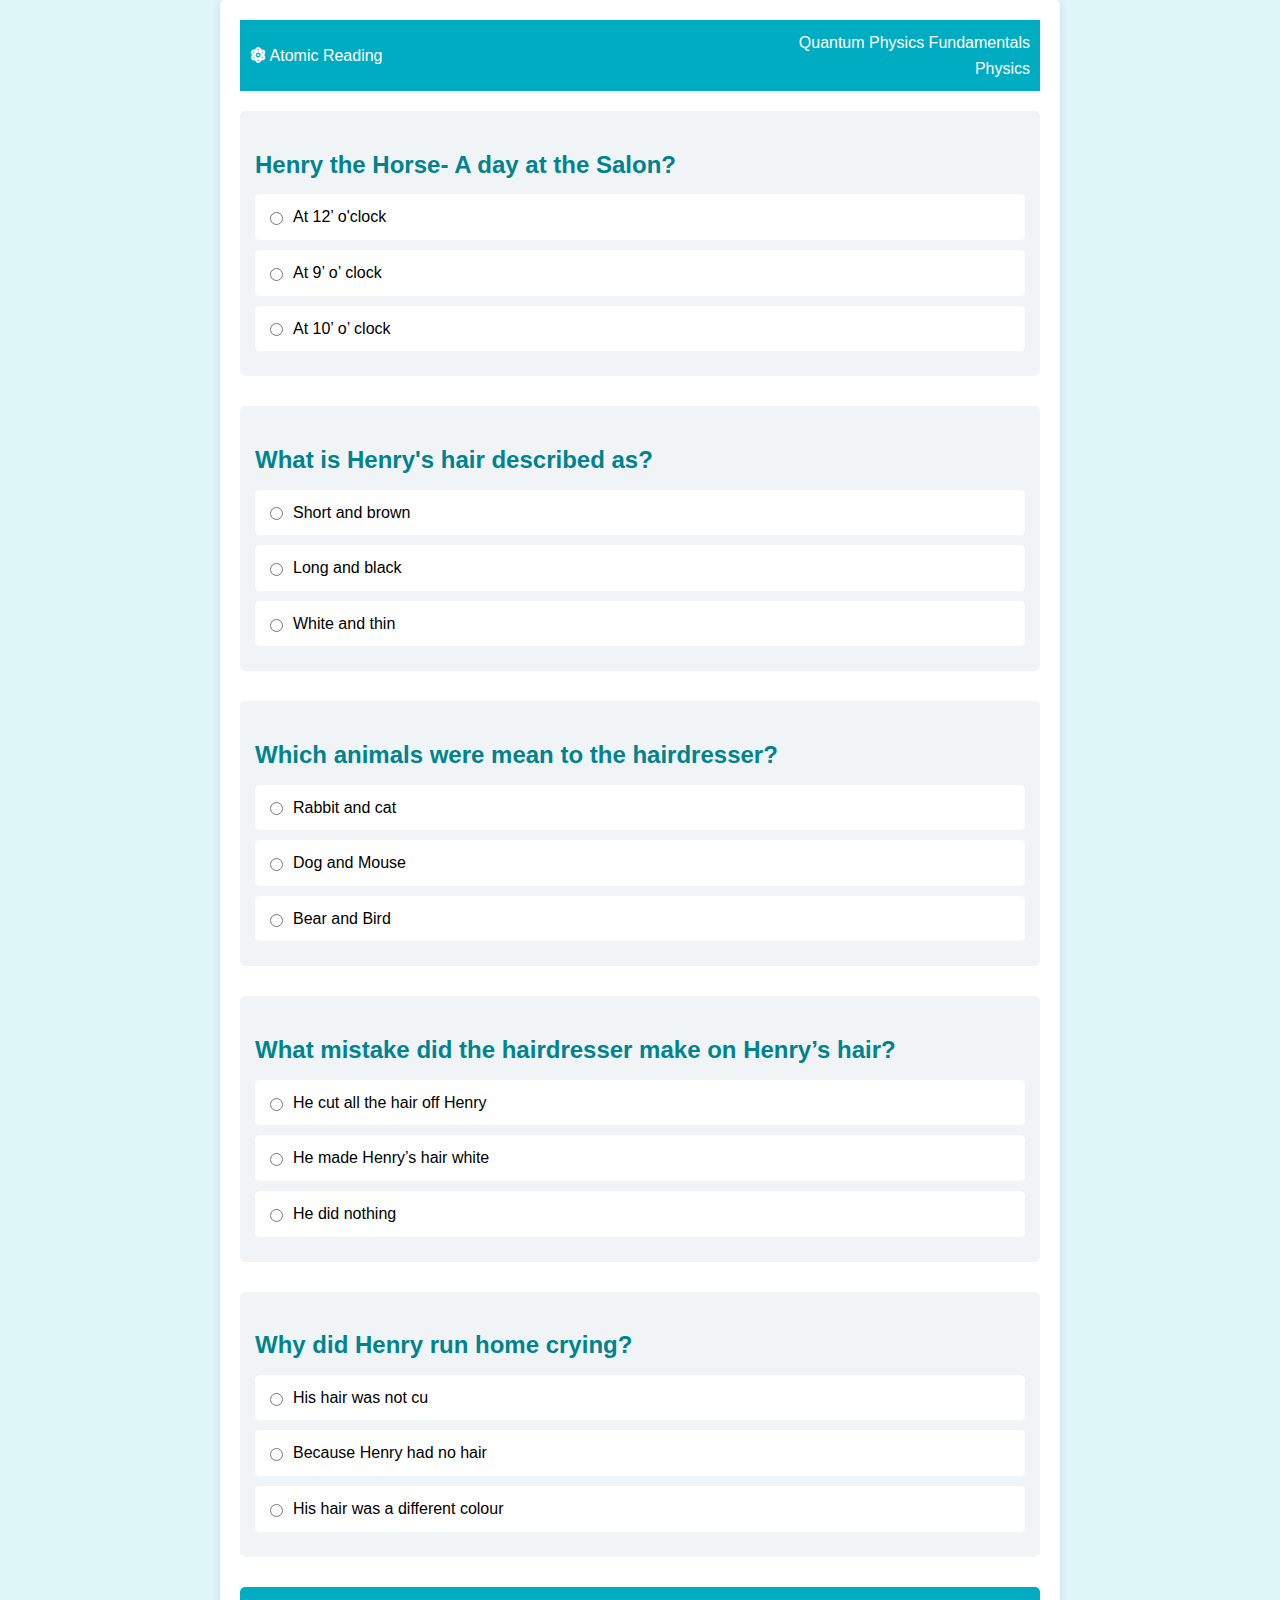
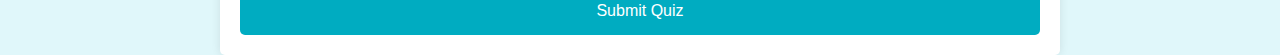
<file: quiz3.html>
<!DOCTYPE html>
<html lang="en">
<head>
    <meta charset="UTF-8">
    <meta name="viewport" content="width=device-width, initial-scale=1.0">
    <title>Quantum Physics Fundamentals Quiz</title>
    <link rel="stylesheet" href="https://cdnjs.cloudflare.com/ajax/libs/font-awesome/6.4.0/css/all.min.css">
    <style>
        body {
            font-family: Arial, sans-serif;
            line-height: 1.6;
            margin: 0;
            padding: 0;
            background-color: #e0f7fa;
        }

        .container {
            width: 90%;
            max-width: 800px;
            margin: 0 auto;
            padding: 20px;
            background-color: #fff;
            border-radius: 5px;
            box-shadow: 0 0 10px rgba(0, 0, 0, 0.1);
        }

        header {
            display: flex;
            justify-content: space-between;
            align-items: center;
            margin-bottom: 20px;
            padding: 10px;
            background-color: #00acc1;
            color: white;
        }

        .quiz-details {
            text-align: right;
        }

        h1 {
            text-align: center;
            color: #006064;
            margin-bottom: 20px;
        }

        .question {
            margin-bottom: 30px;
            background-color: #f0f4f6;
            padding: 15px;
            border-radius: 5px;
        }

        h2 {
            color: #00838f;
            margin-bottom: 10px;
        }

        .options {
            display: flex;
            flex-direction: column;
        }

        label {
            display: flex;
            align-items: center;
            margin-bottom: 10px;
            cursor: pointer;
            padding: 10px;
            background-color: #fff;
            border-radius: 5px;
            transition: background-color 0.3s ease;
        }

        label:hover {
            background-color: #e0f7fa;
        }

        input[type="radio"] {
            margin-right: 10px;
        }

        button {
            display: block;
            width: 100%;
            padding: 15px;
            background-color: #00acc1;
            color: #fff;
            border: none;
            border-radius: 5px;
            font-size: 16px;
            cursor: pointer;
            transition: background-color 0.3s ease;
            margin-top: 20px;
        }

        button:hover {
            background-color: #0288d1;
        }

        .feedback {
            margin-top: 20px;
            padding: 15px;
            border-radius: 5px;
        }

        .correct {
            background-color: #e8f5e9;
            color: #2e7d32;
        }

        .incorrect {
            background-color: #ffebee;
            color: #c62828;
        }
    </style>
</head>
<body>
    <div class="container">
        <header>
            <div class="logo">
                <i class="fas fa-atom"></i> Atomic Reading
            </div>
            <div class="quiz-details">
                <span id="quiz-name">Henry the Horse- A day at the Salon</span>
                <br>
                <span id="quiz-category">Physics</span>
            </div>
        </header>

        <form id="quiz-form">
            <div class="question">
                <h2>Henry the Horse- A day at the Salon?</h2>
                <div class="options">
                    <label>
                        <input type="radio" name="q1" value="a">
                        At 12’ o'clock
                    </label>
                    <label>
                        <input type="radio" name="q1" value="b">
                        At 9’ o’ clock
                    </label>
                    <label>
                        <input type="radio" name="q1" value="c">
                        At 10’ o’ clock
                    </label>
                </div>
            </div>
            
            <div class="question">
                <h2>What is Henry's hair described as?</h2>
                <div class="options">
                    <label>
                        <input type="radio" name="q2" value="a">
                        Short and brown
                    </label>
                    <label>
                        <input type="radio" name="q2" value="b">
                        Long and black
                    </label>
                    <label>
                        <input type="radio" name="q2" value="c">
                        White and thin
                    </label>
                </div>
            </div>
            
            <div class="question">
                <h2> Which animals were mean to the hairdresser?</h2>
                <div class="options">
                    <label>
                        <input type="radio" name="q3" value="a">
                        Rabbit and cat
                    </label>
                    <label>
                        <input type="radio" name="q3" value="b">
                        Dog and Mouse
                    </label>
                    <label>
                        <input type="radio" name="q3" value="c">
                        Bear and Bird
                    </label>
                </div>
            </div>
            
            <div class="question">
                <h2> What mistake did the hairdresser make on Henry’s hair?</h2>
                <div class="options">
                    <label>
                        <input type="radio" name="q4" value="a">
                        He cut all the hair off Henry
                    </label>
                    <label>
                        <input type="radio" name="q4" value="b">
                        He made Henry’s hair white
                    </label>
                    <label>
                        <input type="radio" name="q4" value="c">
                        He did nothing
                    </label>
                </div>
            </div>
            
            <div class="question">
                <h2>Why did Henry run home crying?</h2>
                <div class="options">
                    <label>
                        <input type="radio" name="q5" value="a">
                        His hair was not cu
                    </label>
                    <label>
                        <input type="radio" name="q5" value="b">
                        Because Henry had no hair
                    </label>
                    <label>
                        <input type="radio" name="q5" value="c">
                        His hair was a different colour

                    </label>
                </div>
            </div>
            
            <button type="submit">Submit Quiz</button>
        </form>

        <div id="results" style="display: none;">
            <h2>Quiz Results</h2>
            <p id="score-text"></p>
            <div id="feedback"></div>
        </div>
    </div>

    <script>
        // Correct answers
        const correctAnswers = {
            'q1': 'a',
            'q2': 'b',
            'q3': 'c',
            'q4': 'a',
            'q5': 'b'
        };

        // Retrieve and set quiz title and category from localStorage
        document.addEventListener('DOMContentLoaded', () => {
            const quizTitle = localStorage.getItem('quizTitle') || 'Quantum Physics Fundamentals';
            const quizCategory = localStorage.getItem('quizCategory') || 'Physics';
            
            document.getElementById('quiz-name').textContent = quizTitle;
            document.getElementById('quiz-category').textContent = quizCategory;
        });

        document.getElementById('quiz-form').addEventListener('submit', function(e) {
            e.preventDefault();
            
            let score = 0;
            let feedback = [];
            
            // Check each question
            for (let i = 1; i <= 5; i++) {
                const questionKey = `q${i}`;
                const selectedAnswer = document.querySelector(`input[name="${questionKey}"]:checked`);
                
                if (!selectedAnswer) {
                    alert('Please answer all questions!');
                    return;
                }
                
                if (selectedAnswer.value === correctAnswers[questionKey]) {
                    score++;
                    feedback.push({
                        question: document.querySelector(`input[name="${questionKey}"]`).closest('.question').querySelector('h2').textContent,
                        isCorrect: true
                    });
                } else {
                    feedback.push({
                        question: document.querySelector(`input[name="${questionKey}"]`).closest('.question').querySelector('h2').textContent,
                        isCorrect: false
                    });
                }
            }
            
            // Display results
            const resultsDiv = document.getElementById('results');
            const scoreText = document.getElementById('score-text');
            const feedbackDiv = document.getElementById('feedback');
            
            scoreText.textContent = `You scored ${score} out of 5`;
            
            // Clear previous feedback
            feedbackDiv.innerHTML = '';
            
            // Show detailed feedback
            feedback.forEach(item => {
                const feedbackItem = document.createElement('div');
                feedbackItem.classList.add('feedback', item.isCorrect ? 'correct' : 'incorrect');
                feedbackItem.textContent = `${item.question}: ${item.isCorrect ? 'Correct' : 'Incorrect'}`;
                feedbackDiv.appendChild(feedbackItem);
            });
            
            // Hide quiz form, show results
            document.getElementById('quiz-form').style.display = 'none';
            resultsDiv.style.display = 'block';
        });
    </script>
</body>
</html>
</file>
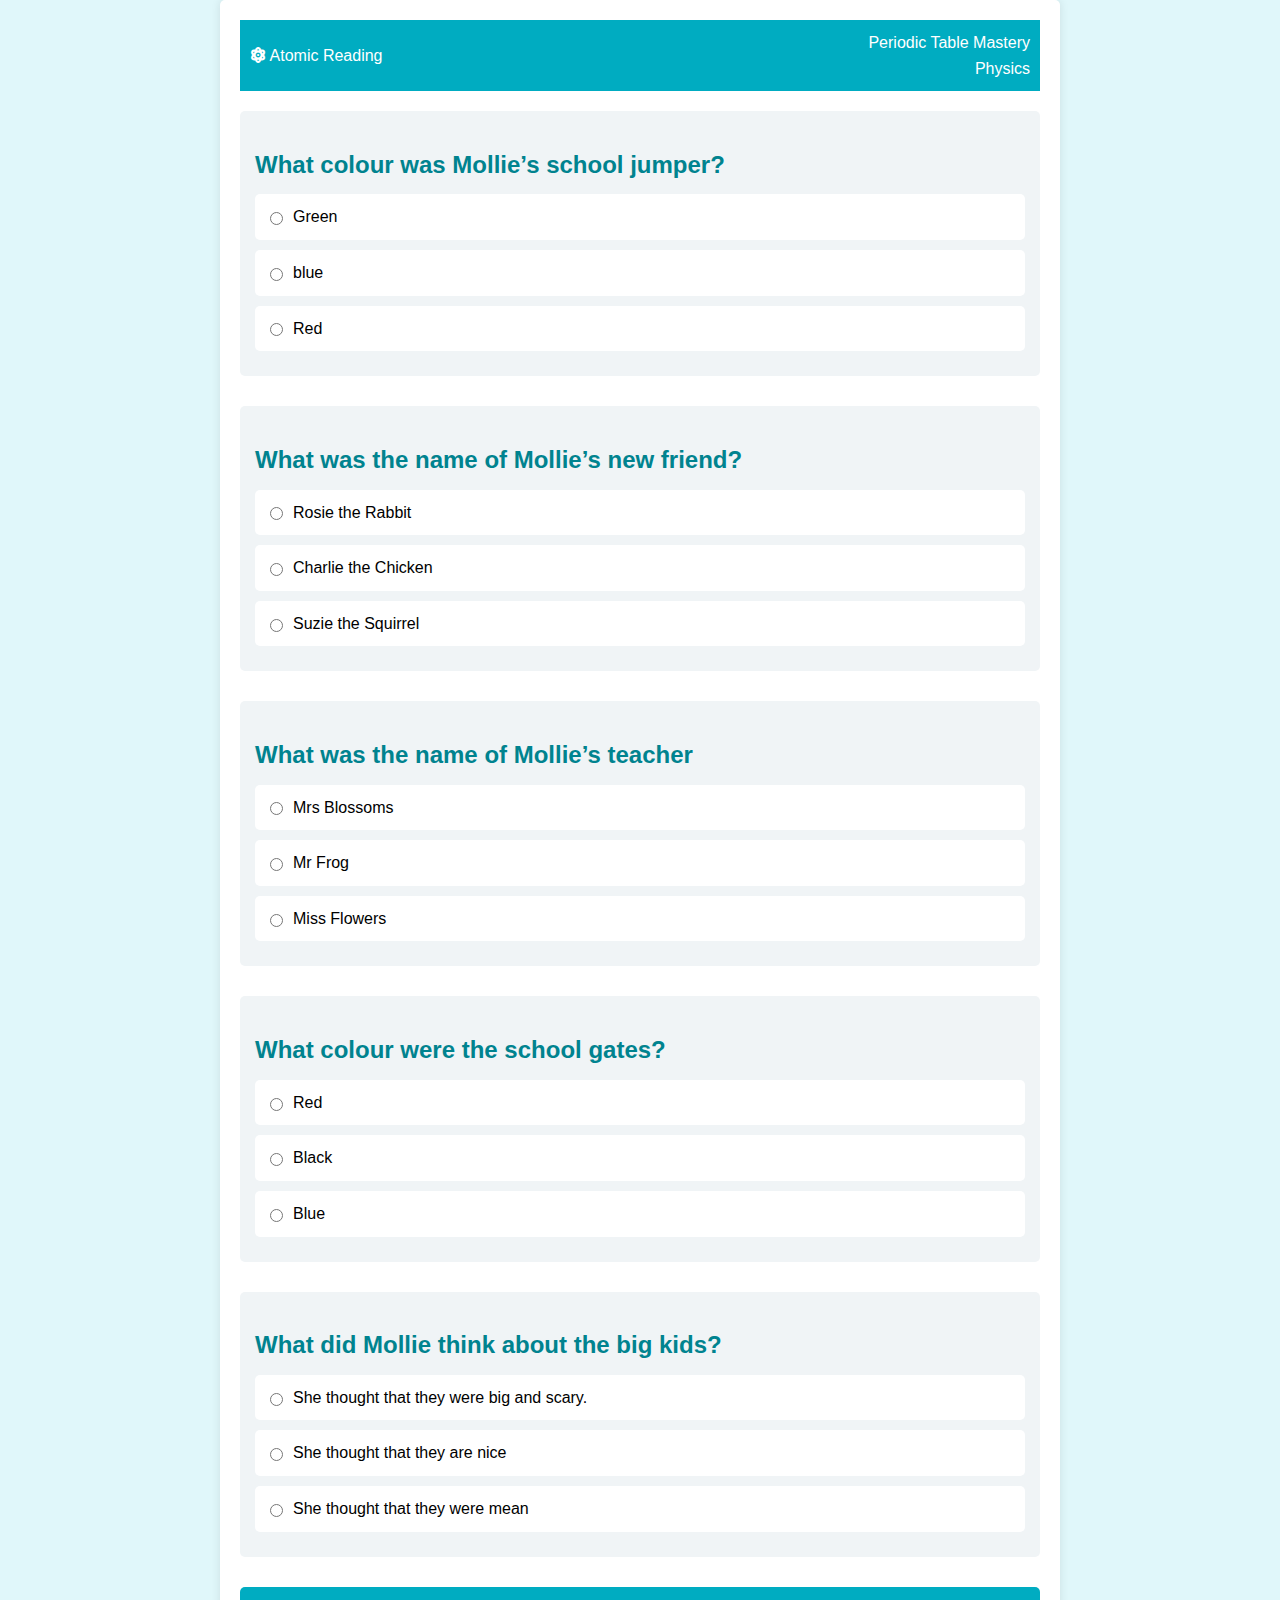
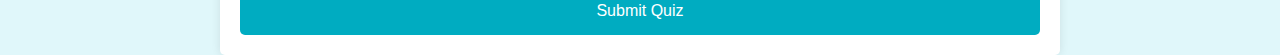
<file: quiz4.html>
<!DOCTYPE html>
<html lang="en">
<head>
    <meta charset="UTF-8">
    <meta name="viewport" content="width=device-width, initial-scale=1.0">
    <title>Periodic Table Mastery</title>
    <link rel="stylesheet" href="https://cdnjs.cloudflare.com/ajax/libs/font-awesome/6.4.0/css/all.min.css">
    <style>
        body {
            font-family: Arial, sans-serif;
            line-height: 1.6;
            margin: 0;
            padding: 0;
            background-color: #e0f7fa;
        }

        .container {
            width: 90%;
            max-width: 800px;
            margin: 0 auto;
            padding: 20px;
            background-color: #fff;
            border-radius: 5px;
            box-shadow: 0 0 10px rgba(0, 0, 0, 0.1);
        }

        header {
            display: flex;
            justify-content: space-between;
            align-items: center;
            margin-bottom: 20px;
            padding: 10px;
            background-color: #00acc1;
            color: white;
        }

        .quiz-details {
            text-align: right;
        }

        h1 {
            text-align: center;
            color: #006064;
            margin-bottom: 20px;
        }

        .question {
            margin-bottom: 30px;
            background-color: #f0f4f6;
            padding: 15px;
            border-radius: 5px;
        }

        h2 {
            color: #00838f;
            margin-bottom: 10px;
        }

        .options {
            display: flex;
            flex-direction: column;
        }

        label {
            display: flex;
            align-items: center;
            margin-bottom: 10px;
            cursor: pointer;
            padding: 10px;
            background-color: #fff;
            border-radius: 5px;
            transition: background-color 0.3s ease;
        }

        label:hover {
            background-color: #e0f7fa;
        }

        input[type="radio"] {
            margin-right: 10px;
        }

        button {
            display: block;
            width: 100%;
            padding: 15px;
            background-color: #00acc1;
            color: #fff;
            border: none;
            border-radius: 5px;
            font-size: 16px;
            cursor: pointer;
            transition: background-color 0.3s ease;
            margin-top: 20px;
        }

        button:hover {
            background-color: #0288d1;
        }

        .feedback {
            margin-top: 20px;
            padding: 15px;
            border-radius: 5px;
        }

        .correct {
            background-color: #e8f5e9;
            color: #2e7d32;
        }

        .incorrect {
            background-color: #ffebee;
            color: #c62828;
        }
    </style>
</head>
<body>
    <div class="container">
        <header>
            <div class="logo">
                <i class="fas fa-atom"></i> Atomic Reading
            </div>
            <div class="quiz-details">
                <span id="quiz-name">Henry the Horse- A day at the Salon</span>
                <br>
                <span id="quiz-category">Physics</span>
            </div>
        </header>

        <form id="quiz-form">
            <div class="question">
                <h2> What colour was Mollie’s school jumper?</h2>
                <div class="options">
                    <label>
                        <input type="radio" name="q1" value="a">
                        Green
                    </label>
                    <label>
                        <input type="radio" name="q1" value="b">
                        blue
                    </label>
                    <label>
                        <input type="radio" name="q1" value="c">
                        Red
                    </label>
                </div>
            </div>
            
            <div class="question">
                <h2> What was the name of Mollie’s new friend?</h2>
                <div class="options">
                    <label>
                        <input type="radio" name="q2" value="a">
                        Rosie the Rabbit
                    </label>
                    <label>
                        <input type="radio" name="q2" value="b">
                        Charlie the Chicken
                    </label>
                    <label>
                        <input type="radio" name="q2" value="c">
                        Suzie the Squirrel
                    </label>
                </div>
            </div>
            
            <div class="question">
                <h2> What was the name of Mollie’s teacher</h2>
                <div class="options">
                    <label>
                        <input type="radio" name="q3" value="a">
                        Mrs Blossoms
                    </label>
                    <label>
                        <input type="radio" name="q3" value="b">
                        Mr Frog
                    </label>
                    <label>
                        <input type="radio" name="q3" value="c">
                        Miss Flowers
                    </label>
                </div>
            </div>
            
            <div class="question">
                <h2>What colour were the school gates?</h2>
                <div class="options">
                    <label>
                        <input type="radio" name="q4" value="a">
                        Red
                    </label>
                    <label>
                        <input type="radio" name="q4" value="b">
                        Black
                    </label>
                    <label>
                        <input type="radio" name="q4" value="c">
                        Blue
                    </label>
                </div>
            </div>
            
            <div class="question">
                <h2> What did Mollie think about the big kids?</h2>
                <div class="options">
                    <label>
                        <input type="radio" name="q5" value="a">
                        She thought that they were big and scary.
                    </label>
                    <label>
                        <input type="radio" name="q5" value="b">
                        She thought that they are nice
                    </label>
                    <label>
                        <input type="radio" name="q5" value="c">
                        She thought that they were mean


                    </label>
                </div>
            </div>
            
            <button type="submit">Submit Quiz</button>
        </form>

        <div id="results" style="display: none;">
            <h2>Quiz Results</h2>
            <p id="score-text"></p>
            <div id="feedback"></div>
        </div>
    </div>

    <script>
        // Correct answers
        const correctAnswers = {
            'q1': 'a',
            'q2': 'b',
            'q3': 'c',
            'q4': 'c',
            'q5': 'a'
        };

        // Retrieve and set quiz title and category from localStorage
        document.addEventListener('DOMContentLoaded', () => {
            const quizTitle = localStorage.getItem('quizTitle') || 'Periodic Table Mastery';
            const quizCategory = localStorage.getItem('quizCategory') || 'Physics';
            
            document.getElementById('quiz-name').textContent = quizTitle;
            document.getElementById('quiz-category').textContent = quizCategory;
        });

        document.getElementById('quiz-form').addEventListener('submit', function(e) {
            e.preventDefault();
            
            let score = 0;
            let feedback = [];
            
            // Check each question
            for (let i = 1; i <= 5; i++) {
                const questionKey = `q${i}`;
                const selectedAnswer = document.querySelector(`input[name="${questionKey}"]:checked`);
                
                if (!selectedAnswer) {
                    alert('Please answer all questions!');
                    return;
                }
                
                if (selectedAnswer.value === correctAnswers[questionKey]) {
                    score++;
                    feedback.push({
                        question: document.querySelector(`input[name="${questionKey}"]`).closest('.question').querySelector('h2').textContent,
                        isCorrect: true
                    });
                } else {
                    feedback.push({
                        question: document.querySelector(`input[name="${questionKey}"]`).closest('.question').querySelector('h2').textContent,
                        isCorrect: false
                    });
                }
            }
            
            // Display results
            const resultsDiv = document.getElementById('results');
            const scoreText = document.getElementById('score-text');
            const feedbackDiv = document.getElementById('feedback');
            
            scoreText.textContent = `You scored ${score} out of 5`;
            
            // Clear previous feedback
            feedbackDiv.innerHTML = '';
            
            // Show detailed feedback
            feedback.forEach(item => {
                const feedbackItem = document.createElement('div');
                feedbackItem.classList.add('feedback', item.isCorrect ? 'correct' : 'incorrect');
                feedbackItem.textContent = `${item.question}: ${item.isCorrect ? 'Correct' : 'Incorrect'}`;
                feedbackDiv.appendChild(feedbackItem);
            });
            
            // Hide quiz form, show results
            document.getElementById('quiz-form').style.display = 'none';
            resultsDiv.style.display = 'block';
        });
    </script>
</body>
</html>
</file>
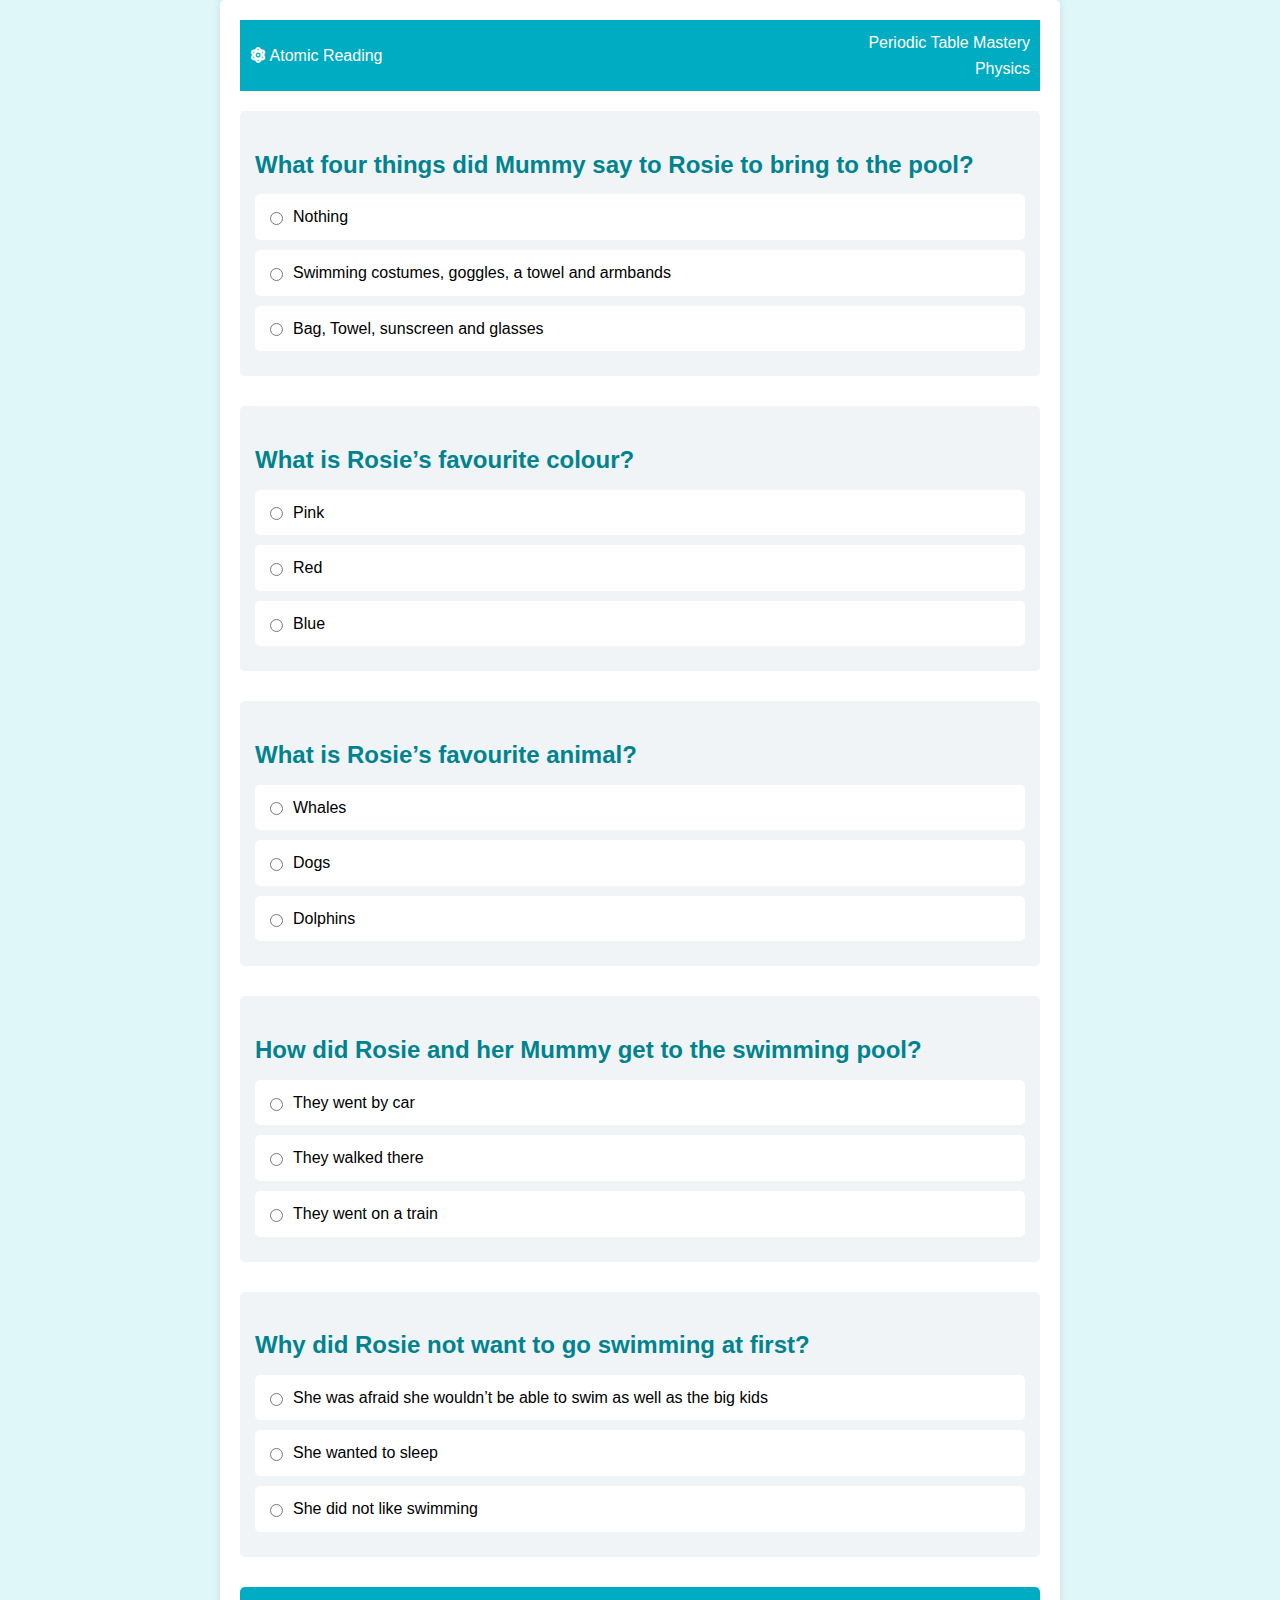
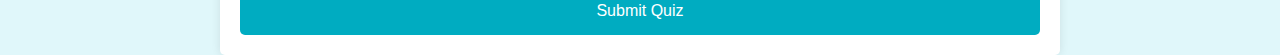
<file: quiz5.html>
<!DOCTYPE html>
<html lang="en">
<head>
    <meta charset="UTF-8">
    <meta name="viewport" content="width=device-width, initial-scale=1.0">
    <title>Nuclear Physics 101</title>
    <link rel="stylesheet" href="https://cdnjs.cloudflare.com/ajax/libs/font-awesome/6.4.0/css/all.min.css">
    <style>
        body {
            font-family: Arial, sans-serif;
            line-height: 1.6;
            margin: 0;
            padding: 0;
            background-color: #e0f7fa;
        }

        .container {
            width: 90%;
            max-width: 800px;
            margin: 0 auto;
            padding: 20px;
            background-color: #fff;
            border-radius: 5px;
            box-shadow: 0 0 10px rgba(0, 0, 0, 0.1);
        }

        header {
            display: flex;
            justify-content: space-between;
            align-items: center;
            margin-bottom: 20px;
            padding: 10px;
            background-color: #00acc1;
            color: white;
        }

        .quiz-details {
            text-align: right;
        }

        h1 {
            text-align: center;
            color: #006064;
            margin-bottom: 20px;
        }

        .question {
            margin-bottom: 30px;
            background-color: #f0f4f6;
            padding: 15px;
            border-radius: 5px;
        }

        h2 {
            color: #00838f;
            margin-bottom: 10px;
        }

        .options {
            display: flex;
            flex-direction: column;
        }

        label {
            display: flex;
            align-items: center;
            margin-bottom: 10px;
            cursor: pointer;
            padding: 10px;
            background-color: #fff;
            border-radius: 5px;
            transition: background-color 0.3s ease;
        }

        label:hover {
            background-color: #e0f7fa;
        }

        input[type="radio"] {
            margin-right: 10px;
        }

        button {
            display: block;
            width: 100%;
            padding: 15px;
            background-color: #00acc1;
            color: #fff;
            border: none;
            border-radius: 5px;
            font-size: 16px;
            cursor: pointer;
            transition: background-color 0.3s ease;
            margin-top: 20px;
        }

        button:hover {
            background-color: #0288d1;
        }

        .feedback {
            margin-top: 20px;
            padding: 15px;
            border-radius: 5px;
        }

        .correct {
            background-color: #e8f5e9;
            color: #2e7d32;
        }

        .incorrect {
            background-color: #ffebee;
            color: #c62828;
        }
    </style>
</head>
<body>
    <div class="container">
        <header>
            <div class="logo">
                <i class="fas fa-atom"></i> Atomic Reading
            </div>
            <div class="quiz-details">
                <span id="quiz-name">Henry the Horse- A day at the Salon</span>
                <br>
                <span id="quiz-category">Physics</span>
            </div>
        </header>

        <form id="quiz-form">
            <div class="question">
                <h2>  What four things did Mummy say to Rosie to bring to the pool?</h2>
                <div class="options">
                    <label>
                        <input type="radio" name="q1" value="a">
                        Nothing
                    </label>
                    <label>
                        <input type="radio" name="q1" value="b">
                        Swimming costumes, goggles, a towel and armbands
                    </label>
                    <label>
                        <input type="radio" name="q1" value="c">
                        Bag, Towel, sunscreen and glasses
                    </label>
                </div>
            </div>
            
            <div class="question">
                <h2>  What is Rosie’s favourite colour?</h2>
                <div class="options">
                    <label>
                        <input type="radio" name="q2" value="a">
                        Pink
                    </label>
                    <label>
                        <input type="radio" name="q2" value="b">
                        Red
                    </label>
                    <label>
                        <input type="radio" name="q2" value="c">
                        Blue
                    </label>
                </div>
            </div>
            
            <div class="question">
                <h2>  What is Rosie’s favourite animal?
                </h2>
                <div class="options">
                    <label>
                        <input type="radio" name="q3" value="a">
                        Whales
                    </label>
                    <label>
                        <input type="radio" name="q3" value="b">
                        Dogs
                    </label>
                    <label>
                        <input type="radio" name="q3" value="c">
                        Dolphins
                    </label>
                </div>
            </div>
            
            <div class="question">
                <h2>How did Rosie and her Mummy get to the swimming pool?</h2>
                <div class="options">
                    <label>
                        <input type="radio" name="q4" value="a">
                        They went by car
                    </label>
                    <label>
                        <input type="radio" name="q4" value="b">
                        They walked there
                    </label>
                    <label>
                        <input type="radio" name="q4" value="c">
                        They went on a train
                    </label>
                </div>
            </div>
            
            <div class="question">
                <h2>  Why did Rosie not want to go swimming at first?</h2>
                <div class="options">
                    <label>
                        <input type="radio" name="q5" value="a">
                        She was afraid she wouldn’t be able to swim as well as the big kids
                    </label>
                    <label>
                        <input type="radio" name="q5" value="b">
                        She wanted to sleep
                    </label>
                    <label>
                        <input type="radio" name="q5" value="c">
                        She did not like swimming



                    </label>
                </div>
            </div>
            
            <button type="submit">Submit Quiz</button>
        </form>

        <div id="results" style="display: none;">
            <h2>Quiz Results</h2>
            <p id="score-text"></p>
            <div id="feedback"></div>
        </div>
    </div>

    <script>
        // Correct answers
        const correctAnswers = {
            'q1': 'b',
            'q2': 'a',
            'q3': 'c',
            'q4': 'b',
            'q5': 'a'
        };

        // Retrieve and set quiz title and category from localStorage
        document.addEventListener('DOMContentLoaded', () => {
            const quizTitle = localStorage.getItem('quizTitle') || 'Periodic Table Mastery';
            const quizCategory = localStorage.getItem('quizCategory') || 'Physics';
            
            document.getElementById('quiz-name').textContent = quizTitle;
            document.getElementById('quiz-category').textContent = quizCategory;
        });

        document.getElementById('quiz-form').addEventListener('submit', function(e) {
            e.preventDefault();
            
            let score = 0;
            let feedback = [];
            
            // Check each question
            for (let i = 1; i <= 5; i++) {
                const questionKey = `q${i}`;
                const selectedAnswer = document.querySelector(`input[name="${questionKey}"]:checked`);
                
                if (!selectedAnswer) {
                    alert('Please answer all questions!');
                    return;
                }
                
                if (selectedAnswer.value === correctAnswers[questionKey]) {
                    score++;
                    feedback.push({
                        question: document.querySelector(`input[name="${questionKey}"]`).closest('.question').querySelector('h2').textContent,
                        isCorrect: true
                    });
                } else {
                    feedback.push({
                        question: document.querySelector(`input[name="${questionKey}"]`).closest('.question').querySelector('h2').textContent,
                        isCorrect: false
                    });
                }
            }
            
            // Display results
            const resultsDiv = document.getElementById('results');
            const scoreText = document.getElementById('score-text');
            const feedbackDiv = document.getElementById('feedback');
            
            scoreText.textContent = `You scored ${score} out of 5`;
            
            // Clear previous feedback
            feedbackDiv.innerHTML = '';
            
            // Show detailed feedback
            feedback.forEach(item => {
                const feedbackItem = document.createElement('div');
                feedbackItem.classList.add('feedback', item.isCorrect ? 'correct' : 'incorrect');
                feedbackItem.textContent = `${item.question}: ${item.isCorrect ? 'Correct' : 'Incorrect'}`;
                feedbackDiv.appendChild(feedbackItem);
            });
            
            // Hide quiz form, show results
            document.getElementById('quiz-form').style.display = 'none';
            resultsDiv.style.display = 'block';
        });
    </script>
</body>
</html>
</file>
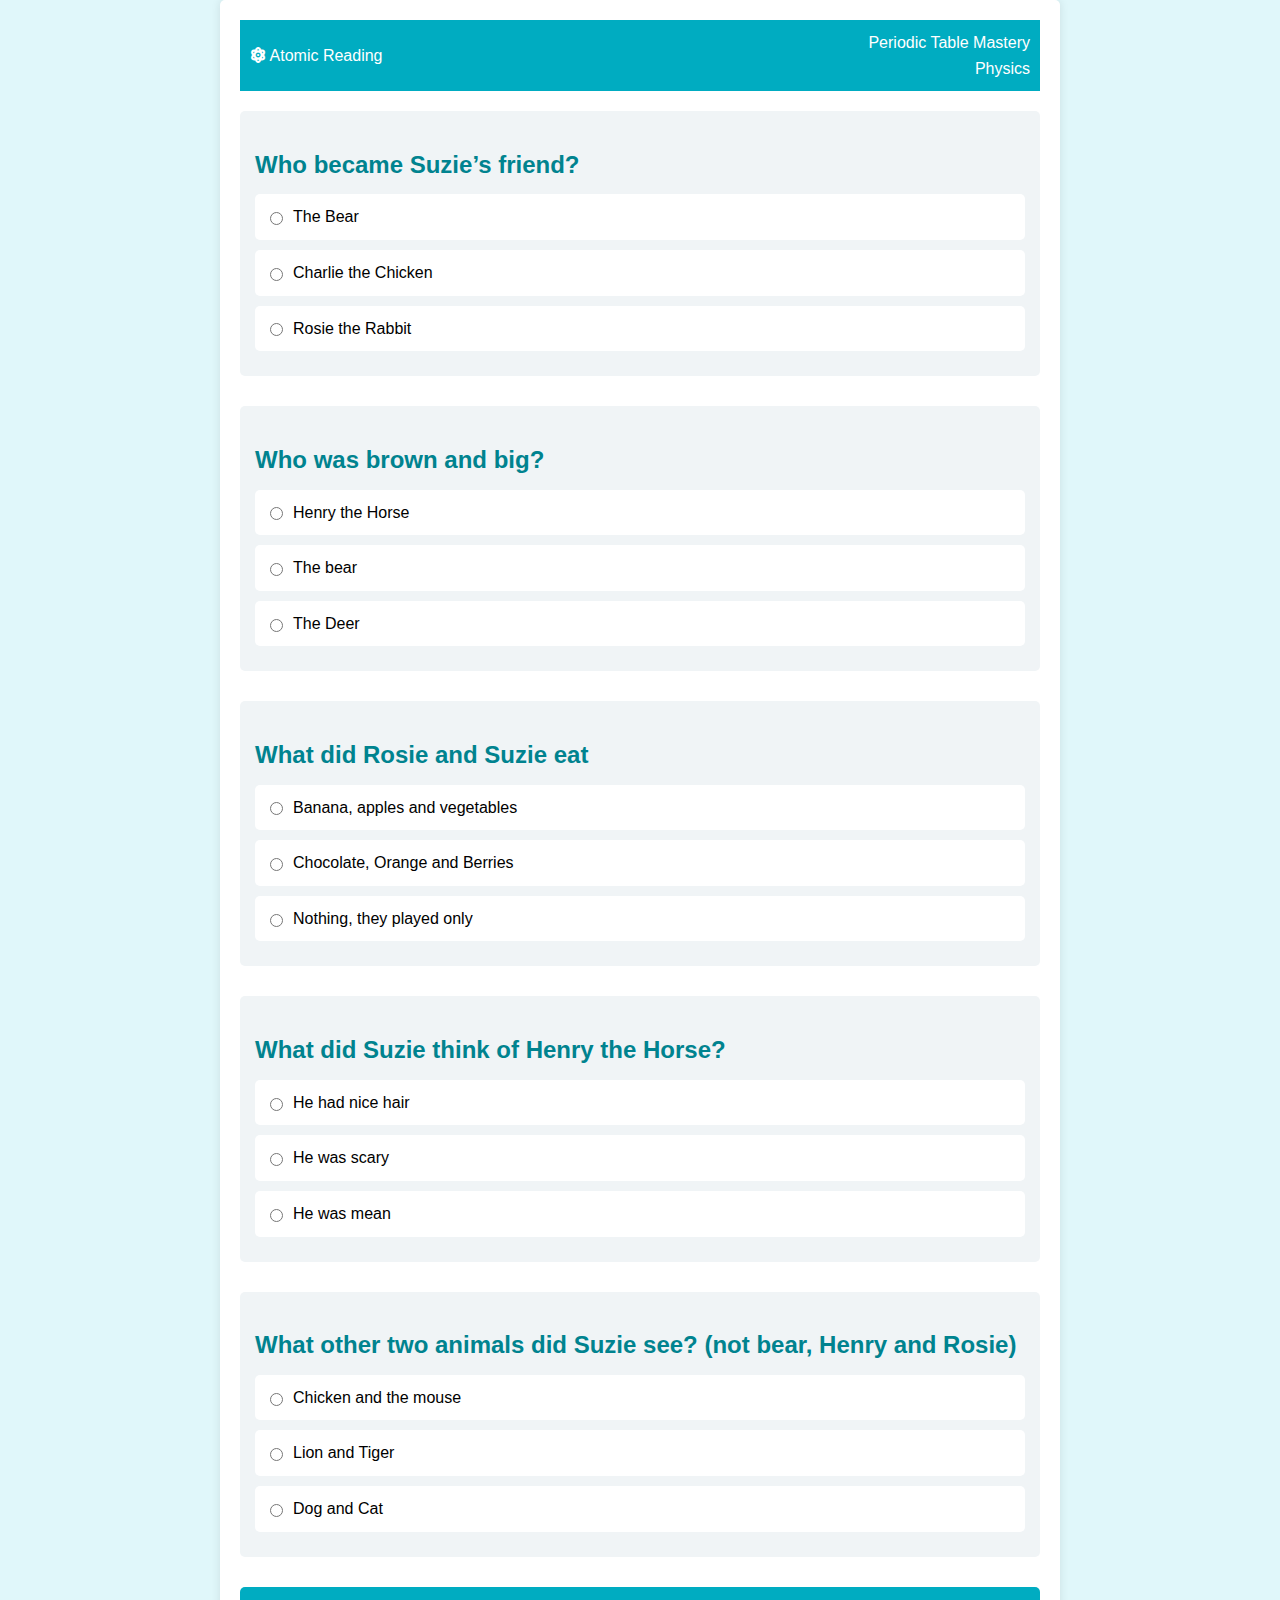
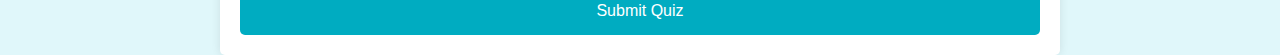
<file: quiz6.html>
<!DOCTYPE html>
<html lang="en">
<head>
    <meta charset="UTF-8">
    <meta name="viewport" content="width=device-width, initial-scale=1.0">
    <title>Nuclear Physics 101</title>
    <link rel="stylesheet" href="https://cdnjs.cloudflare.com/ajax/libs/font-awesome/6.4.0/css/all.min.css">
    <style>
        body {
            font-family: Arial, sans-serif;
            line-height: 1.6;
            margin: 0;
            padding: 0;
            background-color: #e0f7fa;
        }

        .container {
            width: 90%;
            max-width: 800px;
            margin: 0 auto;
            padding: 20px;
            background-color: #fff;
            border-radius: 5px;
            box-shadow: 0 0 10px rgba(0, 0, 0, 0.1);
        }

        header {
            display: flex;
            justify-content: space-between;
            align-items: center;
            margin-bottom: 20px;
            padding: 10px;
            background-color: #00acc1;
            color: white;
        }

        .quiz-details {
            text-align: right;
        }

        h1 {
            text-align: center;
            color: #006064;
            margin-bottom: 20px;
        }

        .question {
            margin-bottom: 30px;
            background-color: #f0f4f6;
            padding: 15px;
            border-radius: 5px;
        }

        h2 {
            color: #00838f;
            margin-bottom: 10px;
        }

        .options {
            display: flex;
            flex-direction: column;
        }

        label {
            display: flex;
            align-items: center;
            margin-bottom: 10px;
            cursor: pointer;
            padding: 10px;
            background-color: #fff;
            border-radius: 5px;
            transition: background-color 0.3s ease;
        }

        label:hover {
            background-color: #e0f7fa;
        }

        input[type="radio"] {
            margin-right: 10px;
        }

        button {
            display: block;
            width: 100%;
            padding: 15px;
            background-color: #00acc1;
            color: #fff;
            border: none;
            border-radius: 5px;
            font-size: 16px;
            cursor: pointer;
            transition: background-color 0.3s ease;
            margin-top: 20px;
        }

        button:hover {
            background-color: #0288d1;
        }

        .feedback {
            margin-top: 20px;
            padding: 15px;
            border-radius: 5px;
        }

        .correct {
            background-color: #e8f5e9;
            color: #2e7d32;
        }

        .incorrect {
            background-color: #ffebee;
            color: #c62828;
        }
    </style>
</head>
<body>
    <div class="container">
        <header>
            <div class="logo">
                <i class="fas fa-atom"></i> Atomic Reading
            </div>
            <div class="quiz-details">
                <span id="quiz-name">Henry the Horse- A day at the Salon</span>
                <br>
                <span id="quiz-category">Physics</span>
            </div>
        </header>

        <form id="quiz-form">
            <div class="question">
                <h2>  Who became Suzie’s friend?</h2>
                <div class="options">
                    <label>
                        <input type="radio" name="q1" value="a">
                        The Bear
                    </label>
                    <label>
                        <input type="radio" name="q1" value="b">
                        Charlie the Chicken
                    </label>
                    <label>
                        <input type="radio" name="q1" value="c">
                        Rosie the Rabbit
                    </label>
                </div>
            </div>
            
            <div class="question">
                <h2> Who was brown and big?</h2>
                <div class="options">
                    <label>
                        <input type="radio" name="q2" value="a">
                        Henry the Horse
                    </label>
                    <label>
                        <input type="radio" name="q2" value="b">
                        The bear
                    </label>
                    <label>
                        <input type="radio" name="q2" value="c">
                        The Deer
                    </label>
                </div>
            </div>
            
            <div class="question">
                <h2> What did Rosie and Suzie eat
                </h2>
                <div class="options">
                    <label>
                        <input type="radio" name="q3" value="a">
                        Banana, apples and vegetables
                    </label>
                    <label>
                        <input type="radio" name="q3" value="b">
                        Chocolate, Orange and Berries
                    </label>
                    <label>
                        <input type="radio" name="q3" value="c">
                        Nothing, they played only
                    </label>
                </div>
            </div>
            
            <div class="question">
                <h2> What did Suzie think of Henry the Horse?
                </h2>
                <div class="options">
                    <label>
                        <input type="radio" name="q4" value="a">
                        He had nice hair
                    </label>
                    <label>
                        <input type="radio" name="q4" value="b">
                        He was scary
                    </label>
                    <label>
                        <input type="radio" name="q4" value="c">
                        He was mean
                    </label>
                </div>
            </div>
            
            <div class="question">
                <h2> What other two animals did Suzie see? (not bear, Henry and Rosie)
                </h2>
                <div class="options">
                    <label>
                        <input type="radio" name="q5" value="a">
                        Chicken and the mouse
                    </label>
                    <label>
                        <input type="radio" name="q5" value="b">
                        Lion and Tiger
                    </label>
                    <label>
                        <input type="radio" name="q5" value="c">
                        Dog and Cat



                    </label>
                </div>
            </div>
            
            <button type="submit">Submit Quiz</button>
        </form>

        <div id="results" style="display: none;">
            <h2>Quiz Results</h2>
            <p id="score-text"></p>
            <div id="feedback"></div>
        </div>
    </div>

    <script>
        // Correct answers
        const correctAnswers = {
            'q1': 'c',
            'q2': 'b',
            'q3': 'a',
            'q4': 'a',
            'q5': 'c'
        };

        // Retrieve and set quiz title and category from localStorage
        document.addEventListener('DOMContentLoaded', () => {
            const quizTitle = localStorage.getItem('quizTitle') || 'Periodic Table Mastery';
            const quizCategory = localStorage.getItem('quizCategory') || 'Physics';
            
            document.getElementById('quiz-name').textContent = quizTitle;
            document.getElementById('quiz-category').textContent = quizCategory;
        });

        document.getElementById('quiz-form').addEventListener('submit', function(e) {
            e.preventDefault();
            
            let score = 0;
            let feedback = [];
            
            // Check each question
            for (let i = 1; i <= 5; i++) {
                const questionKey = `q${i}`;
                const selectedAnswer = document.querySelector(`input[name="${questionKey}"]:checked`);
                
                if (!selectedAnswer) {
                    alert('Please answer all questions!');
                    return;
                }
                
                if (selectedAnswer.value === correctAnswers[questionKey]) {
                    score++;
                    feedback.push({
                        question: document.querySelector(`input[name="${questionKey}"]`).closest('.question').querySelector('h2').textContent,
                        isCorrect: true
                    });
                } else {
                    feedback.push({
                        question: document.querySelector(`input[name="${questionKey}"]`).closest('.question').querySelector('h2').textContent,
                        isCorrect: false
                    });
                }
            }
            
            // Display results
            const resultsDiv = document.getElementById('results');
            const scoreText = document.getElementById('score-text');
            const feedbackDiv = document.getElementById('feedback');
            
            scoreText.textContent = `You scored ${score} out of 5`;
            
            // Clear previous feedback
            feedbackDiv.innerHTML = '';
            
            // Show detailed feedback
            feedback.forEach(item => {
                const feedbackItem = document.createElement('div');
                feedbackItem.classList.add('feedback', item.isCorrect ? 'correct' : 'incorrect');
                feedbackItem.textContent = `${item.question}: ${item.isCorrect ? 'Correct' : 'Incorrect'}`;
                feedbackDiv.appendChild(feedbackItem);
            });
            
            // Hide quiz form, show results
            document.getElementById('quiz-form').style.display = 'none';
            resultsDiv.style.display = 'block';
        });
    </script>
</body>
</html>
</file>
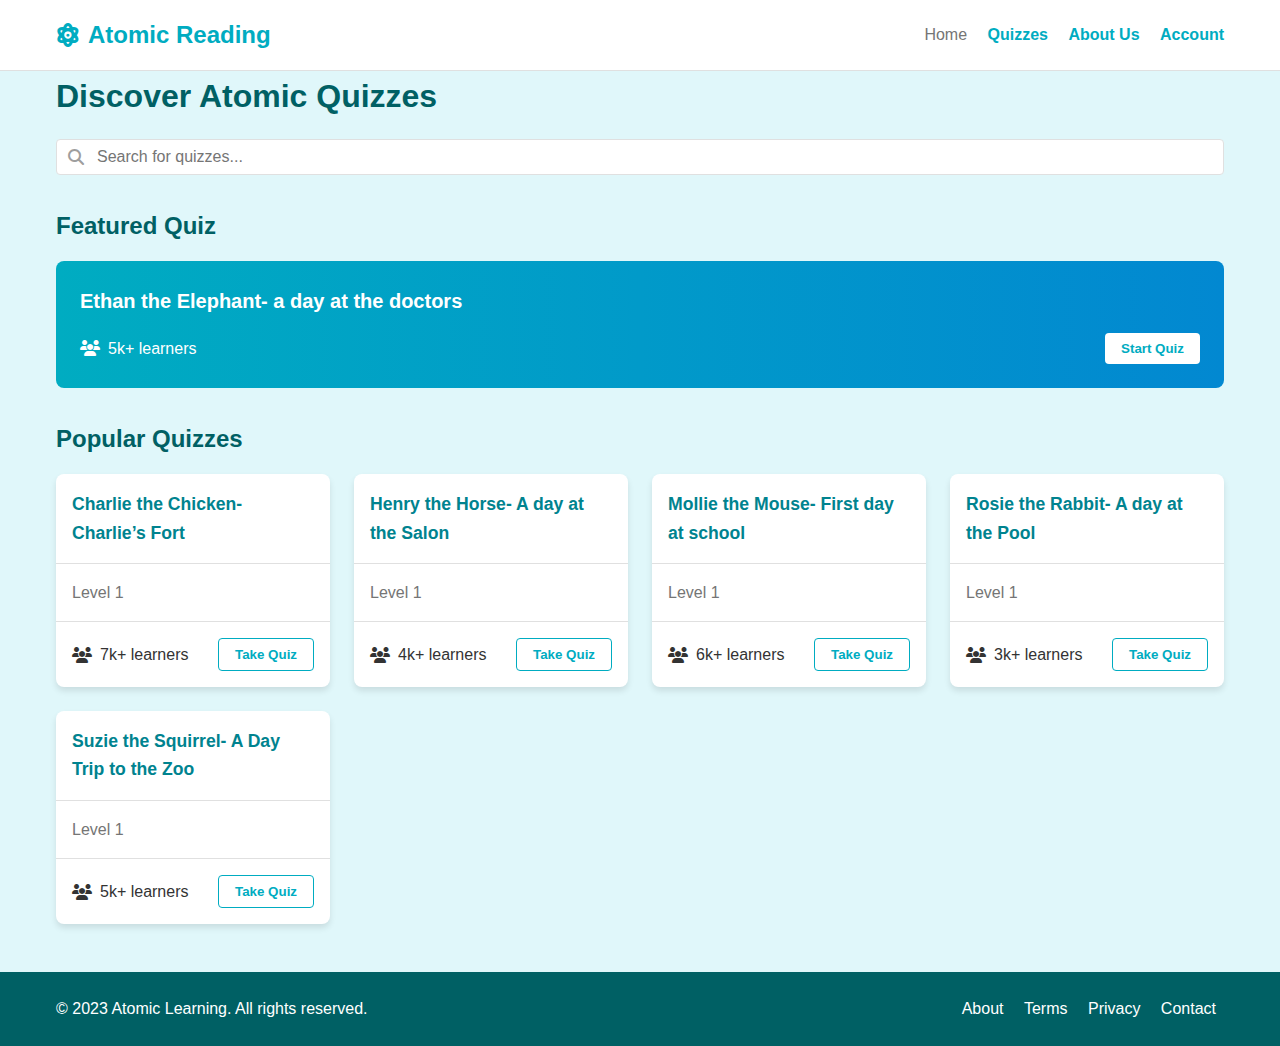
<file: quizes.html>
<!DOCTYPE html>
<html lang="en">
<head>
    <meta charset="UTF-8">
    <meta name="viewport" content="width=device-width, initial-scale=1.0">
    <title>Atomic Reading - Quizzes</title>
    <link rel="stylesheet" href="https://cdnjs.cloudflare.com/ajax/libs/font-awesome/6.4.0/css/all.min.css">
    <style>
        
        * {
            margin: 0;
            padding: 0;
            box-sizing: border-box;
        }
        body {
            font-family: Arial, sans-serif;
            line-height: 1.6;
            color: #333;
            background-color: #e0f7fa; /* bg-cyan-50 equivalent */
            min-height: 100vh;
            display: flex;
            flex-direction: column;
        }
        .container {
            width: 100%;
            max-width: 1200px;
            margin: 0 auto;
            padding: 0 1rem;
        }

        /* Header styles */
        header {
            background-color: #fff;
            border-bottom: 1px solid #e0e0e0;
        }
        .header-content {
            display: flex;
            justify-content: space-between;
            align-items: center;
            padding: 1rem 0;
        }
        .logo {
            font-size: 1.5rem;
            font-weight: bold;
            color: #00acc1; /* text-cyan-600 equivalent */
            text-decoration: none;
            display: flex;
            align-items: center;
        }
        .logo i {
            margin-right: 0.5rem;
        }
        nav a {
            margin-left: 1rem;
            text-decoration: none;
            color: #757575;
        }
        nav a.active {
            color: #00acc1; /* text-cyan-600 equivalent */
            font-weight: 600;
        }

        /* Main content styles */
        main {
            flex-grow: 1;
            padding: 2rem 0;
        }
        h1, h2 {
            color: #006064; /* text-cyan-800 equivalent */
            margin-bottom: 1rem;
        }
        h1 {
            font-size: 2rem;
        }
        h2 {
            font-size: 1.5rem;
        }
        .search-container {
            position: relative;
            margin-bottom: 2rem;
        }
        .search-input {
            width: 100%;
            padding: 0.5rem 2.5rem 0.5rem 2.5rem;
            border: 1px solid #e0e0e0;
            border-radius: 0.25rem;
            font-size: 1rem;
        }
        .search-icon {
            position: absolute;
            left: 0.75rem;
            top: 50%;
            transform: translateY(-50%);
            color: #9e9e9e;
        }

        /* Featured quiz styles */
        .featured-quiz {
            background: linear-gradient(to right, #00acc1, #0288d1);
            color: #fff;
            padding: 1.5rem;
            border-radius: 0.5rem;
            margin-bottom: 2rem;
        }
        .featured-quiz h3 {
            font-size: 1.25rem;
            margin-bottom: 0.5rem;
        }
        .featured-quiz-footer {
            display: flex;
            justify-content: space-between;
            align-items: center;
            margin-top: 1rem;
        }
        .learners {
            display: flex;
            align-items: center;
        }
        .learners i {
            margin-right: 0.5rem;
        }
        .btn {
            padding: 0.5rem 1rem;
            border: none;
            border-radius: 0.25rem;
            font-weight: 600;
            cursor: pointer;
        }
        .btn-white {
            background-color: #fff;
            color: #00acc1;
        }
        .btn-white:hover {
            background-color: #e0f7fa;
        }

        /* Quiz grid styles */
        .quiz-grid {
            display: grid;
            grid-template-columns: repeat(auto-fill, minmax(250px, 1fr));
            gap: 1.5rem;
        }
        .quiz-card {
            background-color: #fff;
            border-radius: 0.5rem;
            overflow: hidden;
            box-shadow: 0 4px 6px rgba(0, 0, 0, 0.1);
        }
        .quiz-card-header {
            padding: 1rem;
            border-bottom: 1px solid #e0e0e0;
        }
        .quiz-card-title {
            font-size: 1.1rem;
            color: #00838f; /* text-cyan-700 equivalent */
        }
        .quiz-card-content {
            padding: 1rem;
        }
        .quiz-card-category {
            color: #757575;
        }
        .quiz-card-footer {
            padding: 1rem;
            display: flex;
            justify-content: space-between;
            align-items: center;
            border-top: 1px solid #e0e0e0;
        }
        .btn-outline {
            background-color: transparent;
            border: 1px solid #00acc1;
            color: #00acc1;
        }
        .btn-outline:hover {
            background-color: #e0f7fa;
        }

        /* Footer styles */
        footer {
            background-color: #006064; /* bg-cyan-800 equivalent */
            color: #fff;
            padding: 1.5rem 0;
            margin-top: 3rem;
        }
        .footer-content {
            display: flex;
            flex-direction: column;
            align-items: center;
        }
        .footer-links {
            margin-top: 1rem;
        }
        .footer-links a {
            color: #fff;
            text-decoration: none;
            margin: 0 0.5rem;
        }
        .footer-links a:hover {
            color: #80deea; /* text-cyan-300 equivalent */
        }

        /* Responsive styles */
        @media (min-width: 768px) {
            .footer-content {
                flex-direction: row;
                justify-content: space-between;
            }
            .footer-links {
                margin-top: 0;
            }
        }   
    </style>
</head>
<body>
    <header>
        <div class="container">
            <div class="header-content">
                <a href="index.html" class="logo">
                    <i class="fas fa-atom"></i>
                    Atomic Reading
                </a>
                <nav>
                    <a href="index.html">Home</a>
                    <a href="quizes.html" class="active">Quizzes</a>
                    <a href="about.html" class="active">About Us</a>
                    <a href="account.html" class="active">Account</a>
                </nav>
            </div>
        </div>
    </header>

    <main class="container">
        <h1>Discover Atomic Quizzes</h1>
        <div class="search-container">
            <input type="search" placeholder="Search for quizzes..." class="search-input">
            <i class="fas fa-search search-icon"></i>
        </div>

        <section>
            <h2>Featured Quiz</h2>
            <div class="featured-quiz">
                <h3>Ethan the Elephant- a day at the doctors</h3>
                <div class="featured-quiz-footer">
                    <div class="learners">
                        <i class="fas fa-users"></i>
                        <span>5k+ learners</span>
                    </div>
                    <button onclick="startQuiz('Quantum Mechanics Challenge', 'Physics')" class="btn btn-white">Start Quiz</button>
                </div>
            </div>
        </section>

        <section>
            <h2>Popular Quizzes</h2>
            <div class="quiz-grid">
                <div class="quiz-card">
                    <div class="quiz-card-header">
                        <h3 class="quiz-card-title"> Charlie the Chicken- Charlie’s Fort</h3>
                    </div>
                    <div class="quiz-card-content">
                        <p class="quiz-card-category">Level 1</p>
                    </div>
                    <div class="quiz-card-footer">
                        <div class="learners">
                            <i class="fas fa-users"></i>
                            <span>7k+ learners</span>
                        </div>
                        <button onclick="startQuiz('Atomic Structure Basics', 'Chemistry')" class="btn btn-outline">Take Quiz</button>
                    </div>
                </div>
                <div class="quiz-card">
                    <div class="quiz-card-header">
                        <h3 class="quiz-card-title"> Henry the Horse- A day at the Salon</h3>
                    </div>
                    <div class="quiz-card-content">
                        <p class="quiz-card-category">Level 1</p>
                    </div>
                    <div class="quiz-card-footer">
                        <div class="learners">
                            <i class="fas fa-users"></i>
                            <span>4k+ learners</span>
                        </div>
                        <button onclick="startQuiz('Quantum Physics Fundamentals', 'Physics')" class="btn btn-outline">Take Quiz</button>
                    </div>
                </div>
                <div class="quiz-card">
                    <div class="quiz-card-header">
                        <h3 class="quiz-card-title"> Mollie the Mouse- First day at school</h3>
                    </div>
                    <div class="quiz-card-content">
                        <p class="quiz-card-category">Level 1</p>
                    </div>
                    <div class="quiz-card-footer">
                        <div class="learners">
                            <i class="fas fa-users"></i>
                            <span>6k+ learners</span>
                        </div>
                        <button onclick="startQuiz('Periodic Table Mastery', 'Chemistry')" class="btn btn-outline">Take Quiz</button>
                    </div>
                </div>
                <div class="quiz-card">
                    <div class="quiz-card-header">
                        <h3 class="quiz-card-title">Rosie the Rabbit- A day at the Pool</h3>
                    </div>
                    <div class="quiz-card-content">
                        <p class="quiz-card-category">Level 1</p>
                    </div>
                    <div class="quiz-card-footer">
                        <div class="learners">
                            <i class="fas fa-users"></i>
                            <span>3k+ learners</span>
                        </div>
                        <button onclick="startQuiz('Nuclear Physics 101', 'Physics')" class="btn btn-outline">Take Quiz</button>
                    </div>
                </div>
                <div class="quiz-card">
                    <div class="quiz-card-header">
                        <h3 class="quiz-card-title">Suzie the Squirrel- A Day Trip to the Zoo</h3>
                    </div>
                    <div class="quiz-card-content">
                        <p class="quiz-card-category">Level 1</p>
                    </div>
                    <div class="quiz-card-footer">
                        <div class="learners">
                            <i class="fas fa-users"></i>
                            <span>5k+ learners</span>
                        </div>
                        <button onclick="startQuiz('Chemical Bonding', 'Chemistry')" class="btn btn-outline">Take Quiz</button>
                    </div>
                </div>
                </div>
            </div>
        </section>
    </main>

    <footer>
        <div class="container">
            <div class="footer-content">
                <p>&copy; 2023 Atomic Learning. All rights reserved.</p>
                <div class="footer-links">
                    <a href="#">About</a>
                    <a href="#">Terms</a>
                    <a href="#">Privacy</a>
                    <a href="#">Contact</a>
                </div>
            </div>
        </div>
    </footer>

    <script>
 // Centralized quiz routing and quiz starting function
function startQuiz(quizTitle, category) {
    const quizRoutes = {
        'Quantum Mechanics Challenge': 'quiz1.html',
        'Atomic Structure Basics': 'quiz2.html',
        'Quantum Physics Fundamentals': 'quiz3.html',
        'Periodic Table Mastery': 'quiz4.html',
        'Nuclear Physics 101': 'quiz5.html',
        'Chemical Bonding': 'quiz6.html',
        'Particle Physics Exploration': 'particle-physics-exploration-quiz.html'
    };

    const quizPage = quizRoutes[quizTitle];
    
    if (quizPage) {
        window.location.href = quizPage;
    } else {
        // Fallback URL generation if quiz is not in predefined routes
        const quizSlug = quizTitle
            .toLowerCase()
            .replace(/\s+/g, '-')
            .replace(/[^a-z0-9-]/g, '');
        
        window.location.href = `${quizSlug}-quiz.html`;
    }
    
    // Store quiz details in localStorage
    localStorage.setItem('quizTitle', quizTitle);
    localStorage.setItem('quizCategory', category);
}

// Optional: Add a check to create placeholder quiz pages
document.addEventListener('DOMContentLoaded', () => {
    const quizCards = document.querySelectorAll('.quiz-card');
    quizCards.forEach(card => {
        const title = card.querySelector('.quiz-card-title').textContent;
        const category = card.querySelector('.quiz-card-category').textContent;
        
        // Log potential quiz page names for reference
        const quizSlug = title
            .toLowerCase()
            .replace(/\s+/g, '-')
            .replace(/[^a-z0-9-]/g, '');
        
        console.log(`Potential quiz page: ${quizSlug}-quiz.html`);
    });
}); 
    </script>
</body>
</html>
</file>
<file: styles.css>
/* Base styles */
:root {
    --primary-color: #00b8d4;
    --primary-dark: #0088a3;
    --primary-light: #62ebff;
    --text-color: #333;
    --background-color: #e0f7fa;
}

body {
    font-family: -apple-system, BlinkMacSystemFont, "Segoe UI", Roboto, "Helvetica Neue", Arial, sans-serif;
    line-height: 1.5;
    color: var(--text-color);
    margin: 0;
    background-color: var(--background-color);
}

.flex-col {
    display: flex;
    flex-direction: column;
}

.min-h-screen {
    min-height: 100vh;
}

.flex-1 {
    flex: 1;
}

.container {
    max-width: 1200px;
    margin: 0 auto;
    padding: 0 1rem;
}

.text-center {
    text-align: center;
}

/* Header styles */
.header {
    display: flex;
    align-items: center;
    padding: 1rem;
    background-color: white;
    box-shadow: 0 2px 4px rgba(0, 0, 0, 0.1);
}
.logo {
    display: flex;
    align-items: center;
    text-decoration: none;
    color: var(--primary-color); /* Consistent color across the logo */
    font-weight: bold;
    font-size: 1.25rem;
}

.logo-img {
    height: 50px; /* Adjust the height as needed */
    width: auto; /* Maintain the aspect ratio */
    display: inline-block; /* Ensures proper alignment */
}

.logo-text {
    font-size: 20px; /* Adjust as needed */
    color: #00bbff; /* Change color as desired */
    margin-left: 10px; /* Space between the logo and text */
    font-weight: bold;
}
.main-nav {
    margin-left: auto;
    display: flex;
    gap: 1rem;
    align-items: center;
}

.nav-link {
    text-decoration: none;
    color: var(--text-color);
    font-size: 0.875rem;
    font-weight: 500;
}

.nav-link:hover {
    color: var(--primary-color);
}

/* Button styles */
.btn {
    padding: 0.5rem 1rem;
    border-radius: 0.25rem;
    font-size: 0.875rem;
    font-weight: 500;
    cursor: pointer;
    transition: background-color 0.2s;
}

.btn-outline {
    background-color: transparent;
    border: 1px solid var(--primary-color);
    color: var(--primary-color);
}

.btn-primary {
    background-color: var(--primary-color);
    color: white;
    border: none;
}

.btn-primary:hover {
    background-color: var(--primary-dark);
}

.btn-lg {
    padding: 0.75rem 1.5rem;
    font-size: 1rem;
}

/* Hero section styles */
.hero {
    background-color: var(--primary-light);
    padding: 3rem 0;
}

.hero-title {
    font-size: 2.25rem;
    font-weight: bold;
    margin-bottom: 1rem;
    color: var(--primary-dark);
}

.hero-description {
    font-size: 1.125rem;
    color: var(--text-color);
    max-width: 700px;
    margin: 0 auto 2rem;
}

.search-container {
    max-width: 400px;
    margin: 0 auto;
}

.search-form {
    display: flex;
    gap: 0.5rem;
}

.search-input {
    flex: 1;
    padding: 0.5rem;
    border: 1px solid var(--primary-color);
    border-radius: 0.25rem;
}

.search-btn {
    padding: 0.5rem;
}

/* Study tools section styles */
.study-tools {
    padding: 3rem 0;
    background-color: white;
}

.section-title {
    font-size: 2.25rem;
    font-weight: bold;
    text-align: center;
    margin-bottom: 2rem;
    color: var(--primary-dark);
}

.card-grid {
    display: grid;
    gap: 1.5rem;
    grid-template-columns: repeat(auto-fit, minmax(250px, 1fr));
}

.card {
    border: 1px solid var(--primary-light);
    border-radius: 0.5rem;
    overflow: hidden;
    background-color: white;
    transition: box-shadow 0.3s ease;
}

.card:hover {
    box-shadow: 0 4px 6px rgba(0, 184, 212, 0.1);
}

.card-header {
    padding: 1rem;
    background-color: var(--primary-light);
}

.card-title {
    font-size: 1.125rem;
    font-weight: bold;
    display: flex;
    align-items: center;
    margin: 0;
    color: var(--primary-dark);
}

.card-content {
    padding: 1rem;
}

.card-content p {
    margin: 0;
    font-size: 0.875rem;
    color: var(--text-color);
}

/* Popular subjects section styles */
.popular-subjects {
    background-color: var(--background-color);
    padding: 3rem 0;
}

.subject-grid {
    display: grid;
    gap: 1rem;
    grid-template-columns: repeat(auto-fit, minmax(200px, 1fr));
}

.subject-btn {
    height: 5rem;
    font-size: 1.125rem;
    font-weight: 500;
    background-color: white;
    border: 1px solid var(--primary-color);
    border-radius: 0.25rem;
    cursor: pointer;
    transition: all 0.2s;
    color: var(--primary-color);
}

.subject-btn:hover {
    background-color: var(--primary-color);
    color: white;
}

/* Create materials section styles */
.create-materials {
    padding: 3rem 0;
    background-color: white;
}

.section-description {
    font-size: 1.125rem;
    color: var(--text-color);
    max-width: 700px;
    margin: 0 auto 2rem;
}

/* Footer styles */
.footer {
    display: flex;
    flex-direction: column;
    align-items: center;
    gap: 0.5rem;
    padding: 1.5rem;
    background-color: var(--primary-dark);
    color: white;
}

.copyright {
    font-size: 0.75rem;
}

.footer-nav {
    display: flex;
    gap: 1rem;
}

.footer-link {
    font-size: 0.75rem;
    color: white;
    text-decoration: none;
}

.footer-link:hover {
    text-decoration: underline;
}

/* Responsive styles */
@media (min-width: 640px) {
    .footer {
        flex-direction: row;
        justify-content: space-between;
    }
}

@media (min-width: 768px) {
    .hero-title {
        font-size: 3rem;
    }
    
    .section-title {
        font-size: 3rem;
    }
}

@media (min-width: 1024px) {
    .hero-title {
        font-size: 3.75rem;
    }
}

/* Utility classes */
.icon {
    margin-right: 0.5rem;
}

.sr-only {
    position: absolute;
    width: 1px;
    height: 1px;
    padding: 0;
    margin: -1px;
    overflow: hidden;
    clip: rect(0, 0, 0, 0);
    white-space: nowrap;
    border-width: 0;
}
</file>
